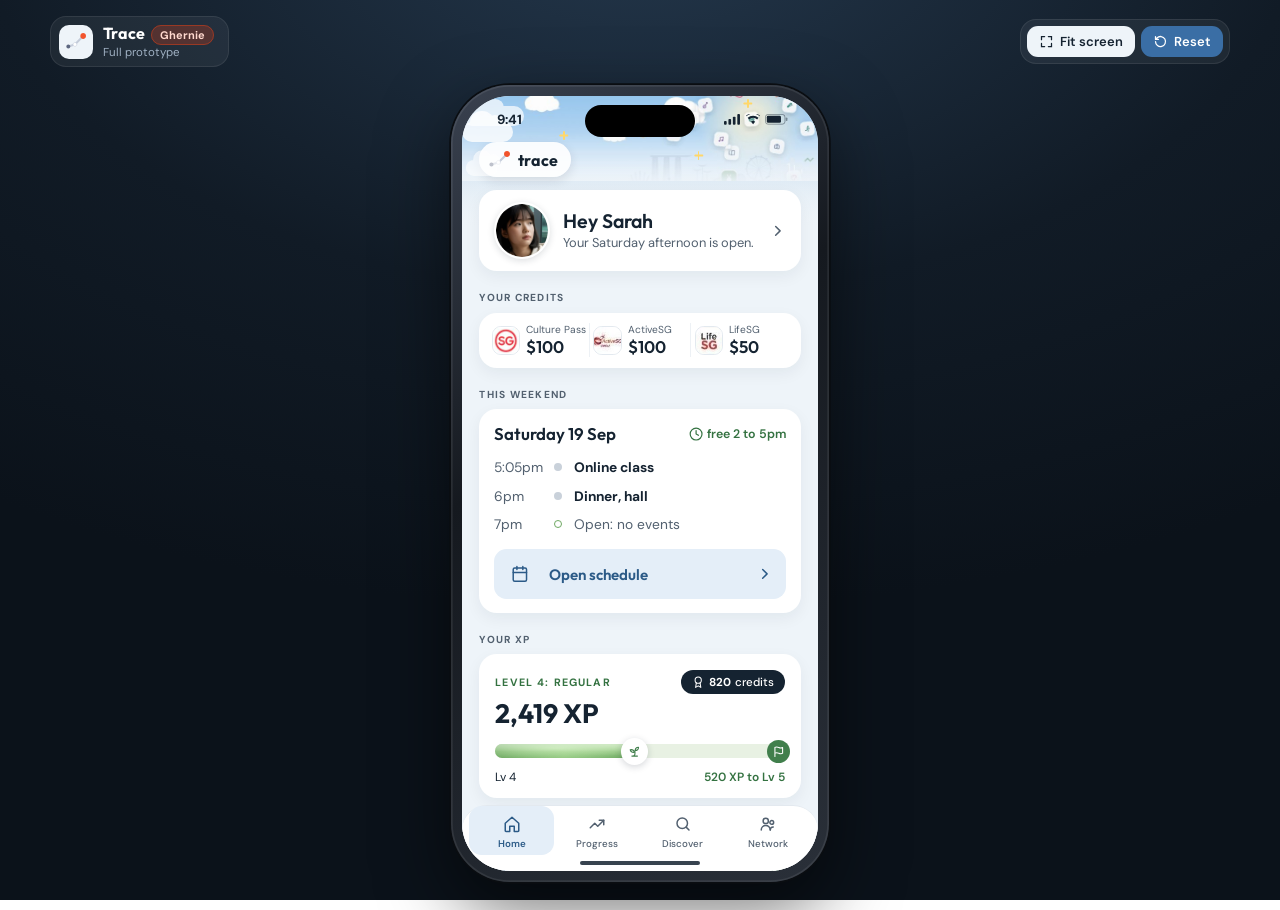
<file: index.html>
<!doctype html>
<html lang="en">
<head>
<meta charset="utf-8">
<meta name="viewport" content="width=device-width, initial-scale=1">
<title>Trace</title>
<meta name="description" content="Trace helps young people in Singapore restart hobbies they paused, and turns what they do into a record that counts.">
<meta property="og:type" content="website">
<meta property="og:site_name" content="Trace">
<meta property="og:title" content="Trace: restart your hobbies, keep the proof">
<meta property="og:description" content="Find a session that fits your free time, log your progress, and export a Skills Transcript. An IS211 prototype by G13T5.">
<meta property="og:url" content="https://trace.ghernie.com/">
<meta property="og:image" content="https://trace.ghernie.com/assets/og.png">
<meta property="og:image:width" content="1200">
<meta property="og:image:height" content="630">
<meta property="og:image:alt" content="The Trace app home screen beside the line: Restart your hobbies. Keep the proof.">
<meta name="twitter:card" content="summary_large_image">
<meta name="theme-color" content="#eef4f9">
<link rel="icon" href="assets/mark_lg.svg" type="image/svg+xml">
<script>
/* trace.ghernie.com opens the full app. */
location.replace('full/' + location.search + location.hash);   // keeps ?demo
</script>
<style>body{margin:0;background:#eef4f9;font:16px system-ui;color:#152331;display:flex;align-items:center;justify-content:center;height:100vh}</style>
</head>
<body><a href="full/">Open Trace</a></body>
</html>
</file>
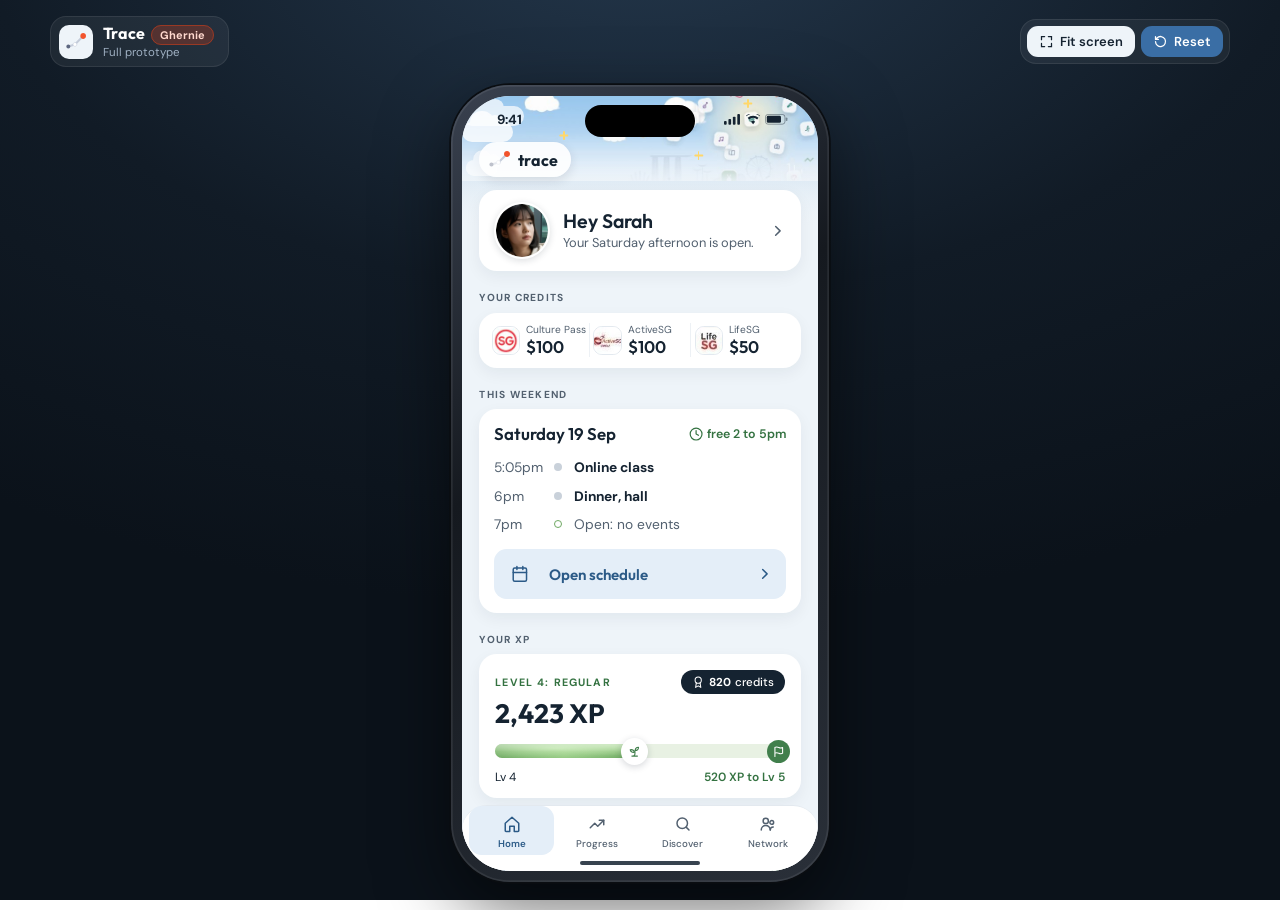
<file: full/index.html>
<!doctype html>
<html lang="en">
<head>
<meta charset="utf-8">
<script>/* clear old saved copies once per version so updates always show */
(function(){var V='20261104k';try{if(localStorage.getItem('trace-ver')!==V){localStorage.setItem('trace-ver',V);var done=function(){location.reload();};
var p=('caches' in window)?caches.keys().then(function(ks){return Promise.all(ks.map(function(k){return caches.delete(k);}));}):Promise.resolve();
p.then(function(){return navigator.serviceWorker?navigator.serviceWorker.getRegistrations():[];}).then(function(rs){return Promise.all((rs||[]).map(function(r){return r.update().catch(function(){});}));}).then(done,done);}}catch(e){}})();
</script>

<meta name="viewport" content="width=device-width, initial-scale=1, viewport-fit=cover, interactive-widget=resizes-content">
<title>Trace</title>
<meta name="description" content="Trace helps young people in Singapore restart hobbies they paused, and turns what they do into a record that counts.">
<meta property="og:type" content="website">
<meta property="og:site_name" content="Trace">
<meta property="og:title" content="Trace: restart your hobbies, keep the proof">
<meta property="og:description" content="Find a session that fits your free time, log your progress, and export a Skills Transcript. An IS211 prototype by G13T5.">
<meta property="og:url" content="https://trace.ghernie.com/">
<meta property="og:image" content="https://trace.ghernie.com/assets/og.png">
<meta property="og:image:width" content="1200">
<meta property="og:image:height" content="630">
<meta property="og:image:alt" content="The Trace app home screen beside the line: Restart your hobbies. Keep the proof.">
<meta name="twitter:card" content="summary_large_image">
<meta name="theme-color" content="#eef4f9">
<meta name="apple-mobile-web-app-capable" content="yes">
<meta name="mobile-web-app-capable" content="yes">
<meta name="apple-mobile-web-app-title" content="Trace">
<link rel="manifest" href="manifest.webmanifest">
<link rel="apple-touch-icon" href="../assets/icon-192.png">
<link rel="icon" href="../assets/mark_lg.svg" type="image/svg+xml">
<link rel="preconnect" href="https://fonts.googleapis.com">
<link rel="preconnect" href="https://fonts.gstatic.com" crossorigin>
<link href="https://fonts.googleapis.com/css2?family=DM+Sans:opsz,wght@9..40,400;9..40,500;9..40,600;9..40,700&family=Outfit:wght@600;700&family=Source+Serif+4:ital,opsz,wght@0,8..60,600;0,8..60,700;1,8..60,400&display=swap" rel="stylesheet">
<style>
:root{--ground:#eef4f9;--ink:#152331;--slate:#3f5570;--blue:#3a6ea5;--blue-ink:#2b5a87;--blue-soft:#e4eef8;--muted:#52606f;--z:1;--fit:1}
*{box-sizing:border-box;margin:0;padding:0}
html,body{background:var(--ground);-webkit-text-size-adjust:100%}
body{font-family:"DM Sans",system-ui,sans-serif;color:var(--ink);overscroll-behavior-y:none;-webkit-tap-highlight-color:transparent}
button{font:inherit;color:inherit;background:none;border:0;cursor:pointer}
img{display:block;-webkit-user-drag:none;user-select:none}
#app{width:402px;margin:0 auto;zoom:var(--z);background:var(--ground);min-height:calc(100vh / var(--z));position:relative;overflow:hidden}
.view{position:relative;width:402px;background:var(--ground)}
.view.in{animation:fadein .2s ease both}
@keyframes fadein{from{opacity:0}to{opacity:1}}
.view>img.base{position:absolute;left:0;top:0;width:402px}
.view>img.base.swap{animation:fadein .25s ease both}
.hdr{position:absolute;left:20px;top:52px;width:362px;height:40px;display:flex;align-items:center;justify-content:space-between;z-index:3;pointer-events:none}
.pill{display:flex;align-items:center;background:rgba(255,255,255,.88);border-radius:999px;white-space:nowrap;font-weight:600;color:var(--ink)}
.pill.logo{height:40px;gap:8px;padding:0 14px 0 10px;box-shadow:0 4px 12px rgba(21,35,49,.12)}
.pill.logo img{width:26px;height:22px}.pill.logo span{font-family:Outfit;font-weight:700;font-size:18px}
.pill.back{height:40px;gap:6px;padding:0 14px 0 10px;font-size:14px;box-shadow:0 4px 12px rgba(21,35,49,.12)}
.pill.back img{width:18px;height:18px}
.pill.where{padding:8px 12px;font-size:13px}
.hot{position:absolute;z-index:4;border-radius:10px;cursor:pointer}
.hot:active{background:rgba(21,35,49,.07)}
.debug .hot{outline:2px dashed #d23e1b;outline-offset:-2px;background:rgba(210,62,27,.08)}
.debug .w{outline:2px dashed #417f4c;outline-offset:1px}

/* ---------- interactive widgets (states drawn from the Figma components) ---------- */
.w{position:absolute;z-index:5;display:flex;align-items:center;justify-content:center;gap:6px;border-radius:999px;white-space:nowrap;cursor:pointer;
   transition:background-color .2s,border-color .2s,color .2s;user-select:none}
.w.ghost{background:transparent}
.w.chip{font-family:"DM Sans";font-weight:600;font-size:13px;border:1.5px solid #d9dde3;background:#fff;color:var(--ink)}
.w.chip.on{background:var(--ink);border-color:var(--ink);color:#fff}
.w.tog{background:#c9d3dd;justify-content:flex-start;padding:0 3px}
.w.tog i{width:22px;height:22px;border-radius:50%;background:#fff;box-shadow:0 1px 3px rgba(21,35,49,.2);transition:transform .2s ease}
.w.tog.on{background:#417f4c}.w.tog.on i{transform:translateX(18px)}
.w.act{font-family:Outfit;font-weight:600;font-size:13px;background:#e4eef8;border:1px solid #bfd3e8;box-shadow:0 2px 0 #c9daea;color:var(--blue-ink)}
.w.act.done,.w.sp.done{background:#e5f1df;border-color:#e5f1df;box-shadow:none;color:#347241}
.w.join{font-family:Outfit;font-weight:600;font-size:14px;background:var(--blue);border:1px solid #bfd3e8;box-shadow:0 2px 0 #c9daea;color:#fff}
.w.join.done{background:#417f4c;border-color:#417f4c;box-shadow:none}
.w.sp{font-family:Outfit;font-weight:600;font-size:15px;border-radius:14px}
.w.ghost.chip,.w.ghost.tog,.w.ghost.act,.w.ghost.join,.w.ghost.sp{background:transparent!important;border-color:transparent!important;box-shadow:none!important;color:transparent!important}
.w.ghost i,.w.ghost svg{opacity:0}
.w.compact{background:#fff;border-radius:0;box-shadow:0 3px 0 #fff;justify-content:flex-end}   /* hides the baked Connect button on the white card */
.cbadge{display:flex;align-items:center;justify-content:center;gap:4px;width:90px;height:22px;border-radius:999px;background:#e5f1df;color:#347241;font-family:Outfit;font-weight:600;font-size:12px;animation:fadein .2s ease both}
.w,.hot{outline:none}
.w:focus-visible,.hot:focus-visible{outline:2px solid #3a6ea5;outline-offset:2px}

/* ---------- bottom nav (same as the A/B app) ---------- */
#navwrap{position:fixed;left:0;right:0;bottom:0;z-index:20;pointer-events:none}
#nav{width:402px;margin:0 auto;zoom:var(--z);height:75px;position:relative}
.nav{position:absolute;left:0;right:0;bottom:0;height:75px;background:#fff;border-top:1px solid #e3e9ef;border-radius:28px 28px 0 0;display:flex;align-items:flex-start;padding:0 8px 18px;pointer-events:auto}
.tab{flex:1;height:100%;display:flex;flex-direction:column;align-items:center;gap:4px;padding:10px 0 6px;border-radius:14px;color:var(--muted);font-size:11px;font-weight:500}
.tab .ico{width:22px;height:22px;background:currentColor;-webkit-mask:var(--m) center/contain no-repeat;mask:var(--m) center/contain no-repeat}
.tab.on{background:var(--blue-soft);color:var(--blue-ink);font-weight:600}

/* ---------- overlays ---------- */
#ovl{position:fixed;inset:0;z-index:30;display:none}
#ovl.open{display:block}
.scrim{position:absolute;inset:0;background:rgba(21,35,49,.4);animation:fadein .2s ease both}
.sheetwrap{position:absolute;left:0;right:0;bottom:0;display:flex;justify-content:center;pointer-events:none}
.sheetbox{position:relative;width:402px;zoom:var(--z);overflow:hidden;pointer-events:auto;animation:sheetup .28s cubic-bezier(.2,.8,.2,1) both}
@keyframes sheetup{from{transform:translateY(60px);opacity:0}to{transform:none;opacity:1}}
.sheetbox>img{position:absolute;left:0;top:0;width:402px}

/* ================= DESKTOP: phone frame + control bar ================= */
#bar,#status,#homebar{display:none}
html.framed,html.framed body{background:radial-gradient(1200px 700px at 50% -10%,#24384d 0%,#111b26 55%,#0b121a 100%) fixed;min-height:100vh}
html.framed #stage{display:flex;flex-direction:column;align-items:center;gap:18px;padding:16px 16px 28px}
html.framed #bar{display:flex;flex-wrap:wrap;align-items:center;justify-content:space-between;gap:10px;color:#e8eef5;width:100%;max-width:1180px}
.grp{display:flex;align-items:center;gap:6px;background:rgba(255,255,255,.06);border:1px solid rgba(255,255,255,.08);border-radius:16px;padding:6px}
.brand{gap:10px;padding:6px 14px 6px 8px}
.brand .mk{width:34px;height:34px;border-radius:10px;background:#eef4f9;display:flex;align-items:center;justify-content:center}
.brand .mk img{width:22px;height:19px}
.brand b{font-family:Outfit;font-size:16px;font-weight:700;color:#fff}
.brand .tag{font-size:11px;font-weight:700;color:#ffd9cf;background:rgba(210,62,27,.28);border:1px solid rgba(210,62,27,.55);border-radius:999px;padding:2px 8px;margin-left:6px}
.brand small{display:block;font-size:11.5px;color:#9fb0c2;margin-top:1px}
.lbl{font-size:10.5px;font-weight:700;letter-spacing:1.2px;text-transform:uppercase;color:#8095aa;padding:0 6px 0 8px}
.bb{display:flex;align-items:center;gap:6px;font-size:13px;font-weight:600;color:#d7e1ec;padding:7px 12px;border-radius:11px;white-space:nowrap;text-decoration:none}
.bb:hover{background:rgba(255,255,255,.07)}
.bb.on{background:#eef4f9;color:#152331}
.bb.go{background:#3a6ea5;color:#fff}
.bb svg{width:15px;height:15px}
#pick{font:600 13px "DM Sans";color:#152331;background:#eef4f9;border:0;border-radius:11px;padding:7px 10px;max-width:230px}
html.framed #phone{zoom:var(--fit);width:426px;height:898px;padding:12px;border-radius:66px;background:linear-gradient(145deg,#3a4250,#15191f 40%,#2a3039);box-shadow:0 0 0 2px #0a0d11,0 30px 80px rgba(0,0,0,.55),inset 0 0 0 2px rgba(255,255,255,.08)}
html.framed #screen{position:relative;width:402px;height:874px;border-radius:54px;overflow:hidden;background:var(--ground);isolation:isolate}
html.framed #scroller{position:absolute;inset:0;overflow-y:auto;overflow-x:hidden;scrollbar-width:none;overscroll-behavior:contain}
html.framed #scroller::-webkit-scrollbar{display:none}
html.framed #app{min-height:874px}
html.framed #navwrap,html.framed #ovl{position:absolute}
html.framed #status{display:flex;position:absolute;left:0;right:0;top:0;height:50px;z-index:35;align-items:center;justify-content:space-between;padding:4px 34px 0 40px;font-weight:700;font-size:15px;color:#152331;pointer-events:none}
#status .isl{position:absolute;left:50%;top:11px;width:124px;height:36px;margin-left:-62px;background:#000;border-radius:20px}
#status .ic{display:flex;gap:6px;align-items:center}
html.framed #homebar{display:block;position:absolute;left:50%;bottom:7px;width:136px;height:5px;margin-left:-68px;border-radius:3px;background:#152331;opacity:.85;z-index:35;pointer-events:none}
</style>
<link rel="stylesheet" href="native.css?v=20261104k">
</head>
<body>
<div id="stage">
<header id="bar" aria-label="Prototype controls">
  <div class="grp brand"><div class="mk"><img src="../assets/mark_lg.svg" alt=""></div>
    <div><b>Trace</b><span class="tag">Ghernie</span><small>Full prototype</small></div></div>
  <select id="pick" aria-label="Jump to screen" hidden></select>
  <div class="grp">
    <button class="bb" id="bFit"><svg viewBox="0 0 24 24" fill="none" stroke="currentColor" stroke-width="2" stroke-linecap="round"><path d="M4 9V4h5M20 9V4h-5M4 15v5h5M20 15v5h-5"/></svg>Fit screen</button>
    <button class="bb go" id="bReset"><svg viewBox="0 0 24 24" fill="none" stroke="currentColor" stroke-width="2" stroke-linecap="round"><path d="M4 12a8 8 0 1 0 2.4-5.7L4 8.6M4 4v4.6h4.6"/></svg>Reset</button>
    </div>
</header>
<div id="phone"><div id="screen">
<div id="status" aria-hidden="true"><span>9:41</span><span class="isl"></span>
  <span class="ic"><svg width="18" height="12" viewBox="0 0 18 12"><rect x="0" y="8" width="3" height="4" rx="1" fill="#152331"/><rect x="5" y="5.5" width="3" height="6.5" rx="1" fill="#152331"/><rect x="10" y="3" width="3" height="9" rx="1" fill="#152331"/><rect x="15" y="0" width="3" height="12" rx="1" fill="#152331"/></svg>
  <svg width="16" height="12" viewBox="0 0 16 12"><path d="M8 11.5l2.3-2.7a3.3 3.3 0 0 0-4.6 0zM3.4 6.1a6.8 6.8 0 0 1 9.2 0l1.5-1.8a9.2 9.2 0 0 0-12.2 0zM.4 2.6a11 11 0 0 1 15.2 0L16 2.1A12 12 0 0 0 0 2.1z" fill="#152331"/></svg>
  <svg width="26" height="12" viewBox="0 0 26 12"><rect x=".5" y=".5" width="22" height="11" rx="3" fill="none" stroke="#152331" opacity=".45"/><rect x="2" y="2" width="16" height="8" rx="1.6" fill="#152331"/><rect x="23.5" y="4" width="1.8" height="4" rx=".9" fill="#152331" opacity=".45"/></svg></span></div>
<div id="scroller"><div id="app"></div></div>
<div id="navwrap"><div id="nav"><nav class="nav" aria-label="Main">
  <button class="tab" data-tab="h"><span class="ico" style="--m:url(../assets/n_home.svg)"></span>Home</button>
  <button class="tab" data-tab="p"><span class="ico" style="--m:url(../assets/n_prog.svg)"></span>Progress</button>
  <button class="tab" data-tab="d"><span class="ico" style="--m:url(../assets/n_disc.svg)"></span>Discover</button>
  <button class="tab" data-tab="w"><span class="ico" style="--m:url(../assets/n_net.svg)"></span>Network</button>
</nav></div></div>
<div id="ovl"></div>
<div id="homebar" aria-hidden="true"></div>
</div></div>
</div>
<script src="data.js?v=20261104k"></script>
<script src="native.js?v=20261104k"></script>
<script src="player.js?v=20261104k"></script>
<script src="appmode.js?v=20261104k"></script>
</body>
</html>
</file>
<file: full/native.css>
/* Trace native screens: Progress, Skills, Vault, Tailor, Portfolio. Built on the Trace 2.0 tokens. */
.nview{position:relative;width:402px;min-height:874px;background:var(--ground);padding-bottom:110px}
.nview *{box-sizing:border-box}
.nx-sky{position:absolute;left:0;top:0;width:402px;height:150px;background:url(../app/img/sky.jpg) top center/402px 96px no-repeat,linear-gradient(#d9e7f3 0,#d9e7f3 96px,var(--ground) 150px);pointer-events:none}
.nx-sky::after{content:"";position:absolute;left:0;right:0;top:70px;height:80px;background:linear-gradient(rgba(238,244,249,0),var(--ground))}
.nx-wrap{position:relative;padding:0 20px}
.nx-top{height:52px}
.nx-logo{display:inline-flex;align-items:center;gap:8px;height:40px;padding:0 14px 0 10px;background:rgba(255,255,255,.9);border-radius:999px;box-shadow:0 4px 12px rgba(21,35,49,.12);font-family:Outfit;font-weight:700;font-size:18px}
.nx-logo img{width:26px;height:22px}
.nx-back{display:inline-flex;align-items:center;gap:6px;height:40px;padding:0 16px 0 10px;background:#fff;border-radius:999px;box-shadow:0 4px 12px rgba(21,35,49,.12);font-weight:600;font-size:14px;color:var(--ink)}
.nx-back img{width:18px;height:18px}
.nx-hrow{display:flex;justify-content:space-between;align-items:center;height:40px}
.nx-where{background:rgba(255,255,255,.9);border-radius:999px;padding:7px 12px;font-size:13px;font-weight:600}
h1.nx-h1{font-family:Outfit;font-weight:700;font-size:30px;letter-spacing:-.3px;margin:18px 0 6px;color:var(--ink)}
.nx-sub{font-size:15px;color:#52606f;line-height:1.4;margin-bottom:14px}
.nx-label{font-size:11.5px;font-weight:700;letter-spacing:1.4px;text-transform:uppercase;color:#52606f;margin:22px 0 10px}
.nx-card{background:#fff;border-radius:20px;box-shadow:0 6px 18px rgba(21,35,49,.06);padding:16px}
.nx-card+.nx-card{margin-top:14px}
.nx-gap{height:14px}
.nx-row{display:flex;align-items:center;gap:12px}
.nx-sp{flex:1;min-width:0}
.nx-muted{color:#52606f;font-size:13px;line-height:1.4}
.nx-b{font-weight:700}
.nx-link{color:var(--blue-ink);font-weight:600;font-size:14px;display:inline-flex;align-items:center;gap:6px;cursor:pointer}
.nx-link svg{width:15px;height:15px}

/* segmented chips (Hobbies / Trace Skills / Trace Vault) */
.nx-seg{display:flex;gap:8px;margin:4px 0 14px;overflow-x:auto;scrollbar-width:none}
.nx-seg::-webkit-scrollbar{display:none}
.nx-pill{flex:none;height:38px;padding:0 16px;border-radius:999px;background:#fff;border:1.5px solid #d9dde3;font-weight:600;font-size:14px;color:var(--ink);display:inline-flex;align-items:center;gap:6px;transition:background .15s,color .15s}
.nx-pill.on{background:var(--ink);border-color:var(--ink);color:#fff}
.nx-pill.sm{height:32px;padding:0 12px;font-size:13px}
/* hobby tabs */
.nx-tabs{display:flex;background:#fff;border-radius:999px;padding:4px;box-shadow:0 4px 14px rgba(21,35,49,.06);margin:6px 0 14px}
.nx-tabs button{flex:1;height:42px;border-radius:999px;font-weight:600;font-size:15px;color:#3f5570;transition:background .2s,color .2s}
.nx-tabs button.on{background:var(--ink);color:#fff}

/* buttons */
.nx-btn{width:100%;height:52px;border-radius:14px;background:var(--blue);color:#fff;font-family:Outfit;font-weight:600;font-size:17px;display:flex;align-items:center;justify-content:center;gap:10px;box-shadow:0 3px 0 #2b5a87;transition:transform .08s,opacity .2s}
.nx-btn:active{transform:translateY(2px);box-shadow:0 1px 0 #2b5a87}
.nx-btn.ghost{background:#fff;color:var(--ink);border:1.5px solid #c9d6e3;box-shadow:0 2px 0 #d7e2ec}
.nx-btn.green{background:#417f4c;box-shadow:0 3px 0 #2f6239}
.nx-btn.sm{height:44px;font-size:15px;border-radius:12px}
.nx-btn[disabled]{opacity:.45;pointer-events:none}
.nx-btn svg{width:18px;height:18px}
.nx-btns{display:flex;gap:10px;margin-top:12px}
.nx-btns>*{flex:1}
.nx-mini{height:34px;padding:0 14px;border-radius:999px;background:#e4eef8;border:1px solid #bfd3e8;box-shadow:0 2px 0 #c9daea;color:var(--blue-ink);font-family:Outfit;font-weight:600;font-size:13.5px;display:inline-flex;align-items:center;gap:6px;white-space:nowrap}
.nx-mini.done{background:#e5f1df;border-color:#e5f1df;box-shadow:none;color:#347241}
.nx-tag{display:inline-flex;align-items:center;gap:5px;padding:4px 10px;border-radius:999px;font-size:12px;font-weight:600;background:#e4eef8;color:#2b5a87;white-space:nowrap}
.nx-tag.green{background:#e5f1df;color:#347241}
.nx-tag.amber{background:#fff4d6;color:#8a5a00}
.nx-tag.dark{background:var(--ink);color:#fff}
.nx-tag.grey{background:#eef1f4;color:#52606f}
.nx-tag svg{width:12px;height:12px}

/* toggle */
.nx-tog{flex:none;width:46px;height:28px;border-radius:999px;background:#c9d3dd;position:relative;transition:background .2s}
.nx-tog i{position:absolute;left:3px;top:3px;width:22px;height:22px;border-radius:50%;background:#fff;box-shadow:0 1px 3px rgba(21,35,49,.2);transition:transform .2s}
.nx-tog.on{background:#417f4c}.nx-tog.on i{transform:translateX(18px)}

/* list */
.nx-list{background:#fff;border-radius:20px;box-shadow:0 6px 18px rgba(21,35,49,.06);overflow:hidden}
.nx-li{display:flex;align-items:center;gap:12px;padding:14px 16px;border-top:1px solid #edf1f5;width:100%;text-align:left}
.nx-li:first-child{border-top:0}
.nx-li .t{font-weight:600;font-size:16px;color:var(--ink)}
.nx-li .s{font-size:13px;color:#52606f;margin-top:2px;line-height:1.35}
.nx-ico{flex:none;width:40px;height:40px;border-radius:12px;background:#e4eef8;color:var(--blue-ink);display:flex;align-items:center;justify-content:center}
.nx-ico.green{background:#e5f1df;color:#347241}
.nx-ico svg{width:20px;height:20px}
.nx-chev{width:18px;height:18px;color:#8b98a6;flex:none}
.nx-ava{flex:none;width:44px;height:44px;border-radius:50%;object-fit:cover;background:#dfe7ef}

/* Progress: hobbies grid */
.nx-cat{font-size:11.5px;font-weight:700;letter-spacing:1.4px;color:#52606f;margin:6px 0 8px}
.nx-hgrid{display:grid;grid-template-columns:repeat(3,1fr);gap:8px 6px;margin-bottom:10px}
.nx-hob{display:flex;flex-direction:column;align-items:center;gap:4px;padding:4px 0;border-radius:14px;text-align:center}
.nx-hob:active{background:#f1f5f9}
.nx-ring{position:relative;width:52px;height:52px;border-radius:50%;display:flex;align-items:center;justify-content:center}
.nx-ring .in{width:44px;height:44px;border-radius:50%;background:#e9eff5;display:flex;align-items:center;justify-content:center;color:#3f5570}
.nx-ring .in svg{width:22px;height:22px}
.nx-ring .lv{position:absolute;right:-6px;bottom:-4px;background:#417f4c;color:#fff;font-family:Outfit;font-weight:700;font-size:11px;padding:2px 6px;border-radius:999px;border:2px solid #fff}
.nx-ring.add{background:none;border:2px dashed #c3ccd6}
.nx-ring.add .in{background:none}
.nx-ring.sug{border:2px dashed #f0b3a1}
.nx-hob b{font-size:13.5px;font-weight:700;color:var(--ink)}
.nx-hob small{font-size:12px;color:#6a7683}
.nx-hob small.sugg{color:#2b5a87;font-weight:600}
.nx-ai{border-radius:20px;padding:2px;background:linear-gradient(135deg,#bfe0c4,#c6d9ef 50%,#2a3b4d)}
.nx-ai>div{background:#fff;border-radius:18px;padding:16px}
.nx-ai .kick{font-size:11.5px;font-weight:700;letter-spacing:1.2px;color:#3f5570}
.nx-mark{flex:none;width:38px;height:38px;border-radius:50%;background:#fff;border:1px solid #e3e9ef;display:flex;align-items:center;justify-content:center}
.nx-mark img{width:22px;height:19px}

/* radar */
.nx-radar{display:block;margin:0 auto}
.nx-radar text{font:600 12px "DM Sans";fill:#152331}
.nx-hchips{display:flex;justify-content:center;gap:6px;flex-wrap:wrap;margin-top:6px}
.nx-hchip{display:inline-flex;align-items:center;gap:5px;padding:5px 10px;border-radius:999px;background:#e4eef8;color:#2b5a87;font-size:12.5px;font-weight:600;transition:opacity .2s,background .2s}
.nx-hchip.off{background:#eef1f4;color:#8b98a6;text-decoration:line-through}
.nx-hchip svg{width:13px;height:13px}
.nx-insight{display:flex;gap:10px;background:#e4eef8;border-radius:14px;padding:12px 14px;font-size:14px;color:#2a3d52;line-height:1.4;margin-top:12px}
.nx-insight svg{flex:none;width:16px;height:16px;margin-top:2px;color:#2b5a87}
/* matrix */
.nx-skill{padding:14px 16px;border-top:1px solid #edf1f5;width:100%;text-align:left;display:block}
.nx-skill:first-child{border-top:0}
.nx-skill .r1,.nx-skill .r2{display:flex;align-items:center;justify-content:space-between;gap:10px}
.nx-skill .r2{margin-top:6px}
.nx-skill .nm{font-weight:700;font-size:16px}
.nx-bars{display:flex;align-items:center;gap:4px;font-size:13px;color:#3f5570}
.nx-bars i{width:20px;height:5px;border-radius:3px;background:#e1e6ec}
.nx-bars i.on{background:#6ea862}
.nx-bars span{margin-left:6px;width:64px}
.nx-ev{margin-top:10px;display:none;border-left:2px solid #d7e5d2;padding-left:10px}
.nx-skill.open .nx-ev{display:block;animation:fadein .2s}
.nx-ev div{font-size:13px;color:#3f5570;padding:3px 0}
.nx-sel{appearance:none;-webkit-appearance:none;height:32px;border-radius:999px;border:1.5px solid #c9d6e3;background:#fff url("data:image/svg+xml,%3Csvg xmlns='http://www.w3.org/2000/svg' width='12' height='12' viewBox='0 0 24 24' fill='none' stroke='%232b5a87' stroke-width='3' stroke-linecap='round'%3E%3Cpath d='M6 9l6 6 6-6'/%3E%3C/svg%3E") right 10px center no-repeat;padding:0 30px 0 12px;font:600 13px "DM Sans";color:#2b5a87}

/* vault grid */
.nx-chips{display:flex;gap:8px;overflow-x:auto;margin:0 -20px 14px;padding:0 20px;scrollbar-width:none}
.nx-chips::-webkit-scrollbar{display:none}
.nx-grid{display:grid;grid-template-columns:repeat(3,1fr);gap:10px}
.nx-tile{position:relative;background:#fff;border-radius:14px;overflow:hidden;box-shadow:0 4px 12px rgba(21,35,49,.06);text-align:center;animation:fadein .25s}
.nx-tile .th{position:relative;width:100%;aspect-ratio:114/113;background:#dfe7ef center/cover no-repeat;display:flex;align-items:center;justify-content:center;color:#3f5570}
.nx-tile .th svg.big{width:34px;height:34px}
.nx-tile .nm{font-size:12px;font-weight:500;padding:6px 6px 8px;white-space:nowrap;overflow:hidden;text-overflow:ellipsis}
.nx-tile .ok{position:absolute;left:6px;top:6px;width:20px;height:20px;border-radius:50%;background:#417f4c;color:#fff;display:flex;align-items:center;justify-content:center;border:2px solid #fff}
.nx-tile .ok svg{width:11px;height:11px}
.nx-tile .menu{position:absolute;right:6px;top:6px;width:26px;height:26px;border-radius:50%;background:rgba(255,255,255,.92);display:flex;align-items:center;justify-content:center}
.nx-tile .menu svg{width:15px;height:15px}
.nx-tile .newdot{position:absolute;right:6px;bottom:6px;background:#d23e1b;color:#fff;font-size:10px;font-weight:700;padding:2px 6px;border-radius:999px}
.nx-tile .pg{position:absolute;left:8px;right:8px;bottom:8px;height:5px;border-radius:3px;background:rgba(255,255,255,.7);overflow:hidden}
.nx-tile .pg i{display:block;height:100%;background:#6ea862;transition:width .2s linear}
.nx-tile .pct{position:absolute;left:6px;top:6px;background:rgba(21,35,49,.75);color:#fff;font-size:11px;font-weight:700;padding:2px 6px;border-radius:999px}
.nx-tile.fail .th{filter:grayscale(.6) brightness(.8)}
.nx-tile .x{position:absolute;left:6px;top:6px;width:22px;height:22px;border-radius:50%;background:#b3261e;color:#fff;display:flex;align-items:center;justify-content:center}
.nx-tile .x svg{width:12px;height:12px}
.nx-more{border:2px dashed #c3ccd6;background:transparent;box-shadow:none;display:flex;flex-direction:column;align-items:center;justify-content:center;gap:4px;min-height:140px;border-radius:14px;color:#3f5570}
.nx-more b{font-family:Outfit;font-size:20px}
.nx-more small{font-size:12.5px;color:#52606f}
.nx-act2{display:flex;background:#fff;border-radius:20px;box-shadow:0 6px 18px rgba(21,35,49,.06);margin-top:14px}
.nx-act2 button{flex:1;display:flex;align-items:center;gap:10px;padding:16px 14px;text-align:left}
.nx-act2 button+button{border-left:1px solid #edf1f5}
.nx-act2 .t{font-weight:600;font-size:15.5px}
.nx-act2 .s{font-size:12.5px;color:#52606f;margin-top:2px}
.nx-upcard .bar{height:8px;border-radius:4px;background:#e1e6ec;overflow:hidden;margin:12px 0}
.nx-upcard .bar i{display:block;height:100%;background:#6ea862;transition:width .25s}
.nx-alert{display:flex;gap:10px;align-items:flex-start;border-radius:14px;padding:12px 14px;font-size:14px;line-height:1.4}
.nx-alert.red{background:#fbe9e7;color:#8e1f14}
.nx-alert.green{background:#e5f1df;color:#2f5b33}
.nx-alert.blue{background:#e4eef8;color:#2a3d52}
.nx-alert svg{flex:none;width:17px;height:17px;margin-top:1px}
.nx-alert a,.nx-alert button.u{text-decoration:underline;font-weight:700;color:inherit;margin-left:auto}
.nx-pop{position:absolute;z-index:8;right:0;top:34px;width:200px;background:#fff;border-radius:14px;box-shadow:0 12px 30px rgba(21,35,49,.2);padding:4px;text-align:left;animation:fadein .15s}
.nx-pop button{display:flex;align-items:center;gap:10px;width:100%;padding:11px 12px;font-size:14.5px;font-weight:600;border-radius:10px}
.nx-pop button:active{background:#f1f5f9}
.nx-pop button.red{color:#b3261e}
.nx-pop svg{width:16px;height:16px}

/* hobby header */
.nx-hhead{position:relative;height:182px;background:center top/402px 182px no-repeat}
.nx-hhead .back{position:absolute;left:20px;top:52px}
.nx-hhead .ring{position:absolute;left:20px;top:104px;width:66px;height:66px;border-radius:50%;display:flex;align-items:center;justify-content:center}
.nx-hhead .ring .in{width:54px;height:54px;border-radius:50%;background:#fff;display:flex;align-items:center;justify-content:center;color:var(--ink)}
.nx-hhead .ring .in svg{width:26px;height:26px}
.nx-hhead .ring .lv{position:absolute;right:-8px;top:-6px;background:var(--ink);color:#fff;font-family:Outfit;font-weight:700;font-size:12px;padding:2px 7px;border-radius:999px;border:2px solid #fff}
.nx-hhead .ttl{position:absolute;left:92px;top:106px;min-width:176px;padding:4px 14px 6px 12px;border-radius:14px;background:rgba(244,248,251,.97);box-shadow:0 2px 10px rgba(21,35,49,.04)}
.nx-hhead .ttl b{display:block;font-family:Outfit;font-weight:700;font-size:30px;line-height:1.15;letter-spacing:-.3px}
.nx-hhead .ttl span{font-size:14.5px;font-weight:500;color:#3f5570}
.nx-hhead.plain{background:url(../app/img/sky.jpg) top center/402px 96px no-repeat,linear-gradient(#d9e7f3 0,#d9e7f3 96px,#dfeadc 182px)}

/* log session */
.nx-seg2{display:flex;background:#e9eef3;border-radius:999px;padding:3px;margin:12px 0}
.nx-seg2 button{flex:1;height:38px;border-radius:999px;font-weight:600;font-size:14px;color:#3f5570}
.nx-seg2 button.on{background:var(--ink);color:#fff}
.nx-field{display:block;width:100%;border:1.5px solid #d9dde3;background:#fff;border-radius:14px;padding:12px 14px;font:500 15px "DM Sans";color:var(--ink);outline:none}
.nx-field:focus{border-color:var(--blue)}
textarea.nx-field{resize:none;line-height:1.4}
.nx-flabel{font-size:11.5px;font-weight:700;letter-spacing:1.3px;color:#52606f;margin:16px 0 8px;text-transform:uppercase}
.nx-opts{display:flex;flex-wrap:wrap;gap:8px}

/* journey */
.nx-xp{font-family:Outfit;font-weight:700;font-size:28px}
.nx-xp small{font-family:"DM Sans";font-weight:500;font-size:14px;color:#52606f}
.nx-journey{display:block;margin:6px auto 0;overflow:visible}
.nx-journey text{font:600 11px "DM Sans";fill:#152331}
.nx-journey text.s{font-weight:400;font-size:10px;fill:#52606f}
.nx-journey text.f{fill:#7d8a97}
.nx-wave{position:relative;height:16px;border-radius:8px;background:#e8f1e3;overflow:visible;margin-top:8px}
.nx-wave>i{position:absolute;left:0;top:0;bottom:0;border-radius:8px;background:linear-gradient(90deg,#8fbf7f,#6ea862);transition:width .9s cubic-bezier(.2,.8,.2,1)}
.nx-wave>b{position:absolute;top:0;bottom:0;background:repeating-linear-gradient(90deg,#f4c84a 0 3px,transparent 3px 6px);border-radius:3px;transition:left .9s,width .5s}
.nx-wave>em{position:absolute;top:50%;width:30px;height:30px;margin:-15px 0 0 -15px;border-radius:50%;background:#fff;box-shadow:0 2px 8px rgba(21,35,49,.18);display:flex;align-items:center;justify-content:center;color:#417f4c;transition:left .9s cubic-bezier(.2,.8,.2,1)}
.nx-wave>em svg{width:15px;height:15px}
.nx-streak{display:flex;gap:16px;align-items:center;margin-top:12px}
.nx-donut{flex:none;width:86px;height:86px;border-radius:50%;display:flex;align-items:center;justify-content:center;transition:background .6s}
.nx-donut>div{width:62px;height:62px;border-radius:50%;background:#fff;display:flex;flex-direction:column;align-items:center;justify-content:center;line-height:1}
.nx-donut b{font-family:Outfit;font-size:24px}.nx-donut small{font-size:11px;color:#52606f;margin-top:2px}
.nx-weeks{display:flex;gap:6px;margin:10px 0 6px}
.nx-weeks i{flex:1;height:6px;border-radius:3px;background:#e1ecdb}
.nx-weeks i.on{background:#6ea862}
.nx-badges{display:grid;grid-template-columns:repeat(4,1fr);gap:4px;text-align:center}
.nx-badge{display:flex;flex-direction:column;align-items:center;gap:5px;padding:4px 2px;border-radius:12px}
.nx-badge .bi{width:54px;height:54px;border-radius:16px;background:#e5f1df;color:#2f6239;display:flex;align-items:center;justify-content:center;transition:all .3s}
.nx-badge .bi svg{width:26px;height:26px}
.nx-badge.lock .bi{background:transparent;border:2px dashed #c3ccd6;color:#8b98a6}
.nx-badge b{font-size:12.5px}
.nx-badge small{font-size:11px;color:#52606f;line-height:1.3}
.nx-badge.pop .bi{animation:pop .6s}
@keyframes pop{0%{transform:scale(.6)}60%{transform:scale(1.15)}100%{transform:scale(1)}}

/* review & share */
.nx-thumbs{display:flex;gap:8px;margin:12px 0}
.nx-thumbs button{position:relative;width:56px;height:56px;border-radius:10px;background:#dfe7ef center/cover;outline:2.5px solid transparent;outline-offset:1px;transition:opacity .2s}
.nx-thumbs button.on{outline-color:var(--ink)}
.nx-thumbs button:not(.on){opacity:.4}
.nx-thumbs button i{position:absolute;right:-5px;top:-5px;width:18px;height:18px;border-radius:50%;background:var(--ink);color:#fff;display:flex;align-items:center;justify-content:center}
.nx-thumbs button:not(.on) i{display:none}
.nx-thumbs i svg{width:10px;height:10px}
.nx-dest{display:flex;align-items:center;gap:12px;padding:12px 0;border-top:1px solid #edf1f5}
.nx-dest .lg{flex:none;width:42px;height:42px;border-radius:12px;border:1px solid #e3e9ef;display:flex;align-items:center;justify-content:center}
.nx-dest .lg svg,.nx-dest .lg img{width:24px;height:24px}

/* tailor chat */
.nx-chat{display:flex;flex-direction:column;gap:12px;padding-top:8px}
.nx-msg{display:flex;gap:10px;align-items:flex-start;animation:msgin .25s ease both}
@keyframes msgin{from{opacity:0;transform:translateY(8px)}to{opacity:1;transform:none}}
.nx-msg .bub{background:#fff;border-radius:18px;padding:12px 14px;font-size:15px;line-height:1.45;box-shadow:0 4px 12px rgba(21,35,49,.05);max-width:288px}
.nx-msg.me{justify-content:flex-end}
.nx-msg.me .bub{background:var(--ink);color:#fff;border-radius:18px 18px 4px 18px}
.nx-qr{display:flex;flex-wrap:wrap;gap:8px;padding-left:48px;animation:msgin .25s ease both}
.nx-qr button{height:38px;padding:0 14px;border-radius:999px;background:#fff;border:1.5px solid #d9dde3;font-weight:600;font-size:14px}
.nx-qr button:active{background:#f1f5f9}
.nx-typing{display:inline-flex;gap:4px;padding:4px 2px}
.nx-typing i{width:7px;height:7px;border-radius:50%;background:#9aa7b4;animation:blink 1s infinite}
.nx-typing i:nth-child(2){animation-delay:.15s}.nx-typing i:nth-child(3){animation-delay:.3s}
@keyframes blink{0%,80%,100%{opacity:.3}40%{opacity:1}}
.nx-compose{position:sticky;bottom:86px;display:flex;gap:10px;margin-top:16px;z-index:4}
.nx-compose input{flex:1;height:50px;border-radius:999px;border:0;background:#fff;padding:0 18px;font:500 15px "DM Sans";box-shadow:0 4px 14px rgba(21,35,49,.08);outline:none}
.nx-compose button{flex:none;width:50px;height:50px;border-radius:50%;background:var(--ink);color:#fff;display:flex;align-items:center;justify-content:center}
.nx-compose button svg{width:20px;height:20px}
.nx-check{display:flex;gap:8px;align-items:center;font-size:14px;padding:3px 0}
.nx-check svg{width:15px;height:15px;color:#417f4c}

/* portfolio */
.nx-stats{display:flex;justify-content:space-between;margin:14px 0 12px;padding-bottom:12px;border-bottom:1px solid #edf1f5}
.nx-stats div{display:flex;flex-direction:column}
.nx-stats b{font-family:Outfit;font-weight:500;font-size:26px}
.nx-stats small{font-size:12px;color:#52606f}
.nx-works{display:flex;gap:10px;overflow-x:auto;margin:0 -20px;padding:2px 20px 4px;scrollbar-width:none}
.nx-works::-webkit-scrollbar{display:none}
.nx-works>*{flex:none;width:114px;height:114px;border-radius:14px;background:#dfe7ef center/cover}
.nx-works .add{border:2px dashed #c3ccd6;background:none;display:flex;flex-direction:column;align-items:center;justify-content:center;color:#3f5570;font-weight:600;font-size:13px;gap:4px}
.nx-works .add svg{width:22px;height:22px}
.nx-linkbox{display:flex;align-items:center;justify-content:space-between;background:#f1f5f9;border-radius:12px;padding:12px 14px;margin-top:12px;font-size:14px;color:#3f5570}

/* transcript document */
.nx-doc{background:#fff;border-radius:6px;box-shadow:0 10px 30px rgba(21,35,49,.14);padding:22px 20px;font-size:12px;color:#152331;line-height:1.45}
.nx-doc h2{font-family:Outfit;font-size:20px;margin:0}
.nx-doc h3{font-size:10px;letter-spacing:1.3px;text-transform:uppercase;color:#52606f;margin:16px 0 6px;border-bottom:1px solid #e3e9ef;padding-bottom:4px}
.nx-doc table{width:100%;border-collapse:collapse}
.nx-doc td,.nx-doc th{text-align:left;padding:5px 4px;border-bottom:1px solid #f0f3f6;vertical-align:top}
.nx-doc th{font-size:10px;color:#52606f;font-weight:600}
.nx-doc .imgs{display:grid;grid-template-columns:repeat(3,1fr);gap:6px}
.nx-doc .imgs div{aspect-ratio:1;border-radius:4px;background:#dfe7ef center/cover}
.nx-doc q{display:block;font-style:italic;color:#3f5570;margin:4px 0 2px}
.nx-doc .foot{margin-top:16px;padding-top:8px;border-top:1px solid #e3e9ef;font-size:10px;color:#6a7683;display:flex;justify-content:space-between}

/* sheets */
#nsheet{position:fixed;inset:0;z-index:31;display:none}
#nsheet.open{display:block}
html.framed #nsheet{position:absolute}
#nsheet .scrim{position:absolute;inset:0;background:rgba(21,35,49,.42);animation:fadein .2s}
#nsheet .wrap{position:absolute;left:0;right:0;bottom:0;display:flex;justify-content:center;pointer-events:none}
#nsheet .sh{pointer-events:auto;width:402px;zoom:var(--z);max-height:780px;overflow-y:auto;background:#fff;border-radius:28px 28px 0 0;padding:10px 20px 26px;animation:sheetup .28s cubic-bezier(.2,.8,.2,1) both;scrollbar-width:none}
#nsheet .sh::-webkit-scrollbar{display:none}
#nsheet .grab{width:40px;height:4px;border-radius:2px;background:#d6dde4;margin:0 auto 18px}
#nsheet h3{font-family:Outfit;font-weight:600;font-size:23px;margin-bottom:6px}
.nx-radio{display:flex;align-items:center;gap:14px;width:100%;text-align:left;border:1.5px solid #e3e9ef;border-radius:16px;padding:12px 14px;margin-top:10px;transition:border-color .15s}
.nx-radio.on{border-color:var(--ink);border-width:2px}
.nx-radio .dot{flex:none;width:22px;height:22px;border-radius:50%;border:2px solid #c3ccd6;display:flex;align-items:center;justify-content:center}
.nx-radio.on .dot{border-color:var(--ink)}
.nx-radio.on .dot::after{content:"";width:11px;height:11px;border-radius:50%;background:var(--ink)}
.nx-radio .t{font-weight:600;font-size:15.5px}
.nx-radio .s{font-size:13px;color:#52606f;margin-top:2px}
.nx-big{width:100%;border-radius:16px;background:#dfe7ef center/cover;aspect-ratio:4/3;margin-bottom:14px;display:flex;align-items:center;justify-content:center;color:#3f5570;overflow:hidden}
.nx-big video{width:100%;height:100%;object-fit:cover}
.nx-big svg{width:56px;height:56px}
.nx-celebrate{text-align:center;padding:8px 0 4px}
.nx-celebrate .medal{width:96px;height:96px;margin:6px auto 12px;border-radius:50%;background:radial-gradient(circle at 30% 30%,#9ed08b,#417f4c);color:#fff;display:flex;align-items:center;justify-content:center;font-family:Outfit;font-weight:700;font-size:34px;box-shadow:0 10px 30px rgba(65,127,76,.35);animation:pop .7s}
.nx-confetti{position:absolute;inset:0;pointer-events:none;overflow:hidden}
.nx-confetti i{position:absolute;top:-12px;width:8px;height:12px;border-radius:2px;animation:fall 1.8s ease-in forwards}
@keyframes fall{to{transform:translateY(520px) rotate(540deg);opacity:0}}
#ntoast{position:fixed;left:0;right:0;bottom:96px;z-index:40;display:flex;justify-content:center;pointer-events:none}
html.framed #ntoast{position:absolute}
#ntoast div{zoom:var(--z);max-width:360px;background:var(--ink);color:#fff;font-size:14px;font-weight:500;padding:12px 16px;border-radius:14px;box-shadow:0 10px 24px rgba(0,0,0,.25);display:flex;align-items:center;gap:10px;animation:toast 2.6s ease both}
#ntoast svg{flex:none;width:16px;height:16px;color:#9ed08b}
@keyframes toast{0%{opacity:0;transform:translateY(12px)}8%,85%{opacity:1;transform:none}100%{opacity:0;transform:translateY(6px)}}
.nx-count{display:inline-block;min-width:1ch}
.nx-hide{display:none!important}
.nx-spin{width:18px;height:18px;border-radius:50%;border:2.5px solid rgba(255,255,255,.4);border-top-color:#fff;animation:spin .8s linear infinite}
@keyframes spin{to{transform:rotate(360deg)}}

/* print: only the transcript */
#printdoc{display:none}
@media print{
  @page{size:A4;margin:14mm}
  body>*:not(#printdoc){display:none!important}
  html,body{background:#fff!important}
  #printdoc{display:block!important}
  #printdoc .nx-doc{box-shadow:none;border-radius:0;padding:0;font-size:12.5px}
  #printdoc .nx-doc .imgs div{-webkit-print-color-adjust:exact;print-color-adjust:exact}
}
#nsheet.open ~ #ntoast{bottom:auto;top:56px}
.nx-tile{overflow:visible}
.nx-tile .th{border-radius:14px 14px 0 0;overflow:hidden}
.nx-tile:has(.nx-pop){z-index:9}
.nx-grid>.nx-tile:nth-child(3n+1) .nx-pop{left:0;right:auto}
.nx-grid>.nx-tile:nth-child(3n+2) .nx-pop{left:50%;right:auto;transform:translateX(-50%)}

/* ===== phone app mode (no desktop frame) ===== */
#mfab{display:none}
html:not(.framed):not(.appmode):not(.fabhidden) #mfab{display:flex;position:fixed;right:10px;top:calc(8px + env(safe-area-inset-top));z-index:45;gap:4px;align-items:center;padding:4px;border-radius:999px;background:rgba(21,35,49,.82);backdrop-filter:blur(8px);-webkit-backdrop-filter:blur(8px);box-shadow:0 6px 18px rgba(0,0,0,.25)}
#mfab button{display:flex;align-items:center;justify-content:center;gap:6px;color:#fff;font:600 13px "DM Sans",system-ui;height:34px;border-radius:999px}
#mfab .mf-go{padding:0 12px 0 10px;background:#3a6ea5}
#mfab .mf-ic{width:34px}
#mfab button[hidden]{display:none}
#mfab svg{width:16px;height:16px}
html.appmode #status{display:none}
html.appmode #status .isl{display:none}
html.appmode,html.appmode body{background:var(--ground);overscroll-behavior:none}
html:not(.framed) #navwrap{padding-bottom:env(safe-area-inset-bottom)}
html:not(.framed) #navwrap::after{content:"";position:absolute;left:0;right:0;bottom:0;height:env(safe-area-inset-bottom);background:#fff}
html:not(.framed) #app{min-height:calc(100dvh / var(--z))}

/* ================= MOTION ================= */
@property --p{syntax:'<number>';inherits:false;initial-value:0}
.cg{background:conic-gradient(var(--rc) calc(var(--p)*1turn), var(--rt) 0);transition:--p .9s cubic-bezier(.2,.8,.2,1)}
.nview.in .cg{animation:cgfill 1.1s cubic-bezier(.2,.8,.2,1) .15s both}
@keyframes cgfill{from{--p:0}}

/* entrance */
.nview.in .rise{animation:rise .55s cubic-bezier(.2,.8,.2,1) both;animation-delay:var(--d,0ms)}
@keyframes rise{from{opacity:0;transform:translateY(14px)}to{opacity:1;transform:none}}

/* sky: clouds, bobbing tiles, twinkles */
.nx-deco{position:absolute;left:0;top:0;width:402px;height:182px;pointer-events:none;overflow:hidden;z-index:0}
.nx-hhead .nx-deco{z-index:1}
.nx-hhead>.back,.nx-hhead>.ring,.nx-hhead>.ttl{z-index:2}
.nx-wrap{z-index:1}
.nx-cloud{position:absolute;height:22px;border-radius:22px;background:#fff;opacity:.8;filter:blur(.3px);animation:drift linear infinite}
.nx-cloud::before,.nx-cloud::after{content:"";position:absolute;background:#fff;border-radius:50%}
.nx-cloud::before{width:26px;height:26px;left:10px;top:-13px}
.nx-cloud::after{width:20px;height:20px;left:28px;top:-8px}
.nx-cloud.c1{width:58px;top:30px;animation-duration:46s;animation-delay:-12s}
.nx-cloud.c2{width:44px;top:70px;opacity:.6;transform:scale(.8);animation-duration:62s;animation-delay:-40s}
.nx-cloud.c3{width:70px;top:12px;opacity:.7;animation-duration:78s;animation-delay:-5s}
@keyframes drift{from{left:-90px}to{left:430px}}
.nx-float{position:absolute;width:48px;height:48px;border-radius:13px;background:#fff;box-shadow:0 6px 14px rgba(21,35,49,.16);display:flex;align-items:center;justify-content:center;color:#152331;transform:rotate(var(--r));animation:bob 4.2s ease-in-out infinite}
.nx-float svg{width:24px;height:24px}
@keyframes bob{0%,100%{transform:translateY(0) rotate(var(--r))}50%{transform:translateY(-6px) rotate(calc(var(--r) * -0.4))}}
.nx-mini-tile{position:absolute;width:22px;height:22px;border-radius:6px;background:rgba(255,255,255,.95);box-shadow:0 2px 6px rgba(21,35,49,.12);display:flex;align-items:center;justify-content:center;color:#5d6b8a;animation:bobsm 5s ease-in-out infinite}
.nx-mini-tile svg{width:12px;height:12px}
@keyframes bobsm{0%,100%{transform:translate(0,0) rotate(-6deg)}33%{transform:translate(3px,-5px) rotate(4deg)}66%{transform:translate(-2px,-2px) rotate(-2deg)}}
.nx-twinkle{position:absolute;width:10px;height:10px;animation:twinkle 2.6s ease-in-out infinite}
.nx-twinkle::before,.nx-twinkle::after{content:"";position:absolute;left:4px;top:0;width:2px;height:10px;border-radius:2px;background:#ffd76a}
.nx-twinkle::after{transform:rotate(90deg)}
@keyframes twinkle{0%,100%{opacity:0;transform:scale(.4) rotate(0)}50%{opacity:1;transform:scale(1) rotate(45deg)}}
.nx-hhead .ring{box-shadow:0 0 0 0 rgba(110,168,98,.45);animation:ringglow 3s ease-in-out infinite}
@keyframes ringglow{0%,100%{box-shadow:0 0 0 0 rgba(110,168,98,.0)}50%{box-shadow:0 0 0 6px rgba(110,168,98,.18)}}

/* XP bar: flowing fill, marching pending stripes, bobbing knob */
.nx-wave{overflow:hidden;border-radius:8px}
.nx-wave>i{background:linear-gradient(90deg,#7fb46f,#a6d394,#6ea862,#a6d394,#7fb46f);background-size:200% 100%;animation:flow 3s linear infinite;overflow:hidden}
.nx-wave>i::after{content:"";position:absolute;inset:0;background:repeating-linear-gradient(115deg,rgba(255,255,255,0) 0 10px,rgba(255,255,255,.28) 10px 16px);background-size:200% 100%;animation:flow 1.6s linear infinite}
.nx-wave>i::before{content:"";position:absolute;top:0;bottom:0;width:40px;left:-40px;background:linear-gradient(90deg,transparent,rgba(255,255,255,.7),transparent);animation:shine 2.8s ease-in-out infinite}
@keyframes flow{from{background-position:0 0}to{background-position:-200% 0}}
@keyframes shine{0%{left:-40px}60%,100%{left:100%}}
.nx-wave>b{animation:march 1s linear infinite;background-size:12px 100%}
@keyframes march{from{background-position:0 0}to{background-position:12px 0}}
.nx-wave{overflow:visible}
.nx-wave>em{animation:knob 2.4s ease-in-out infinite;z-index:2}
@keyframes knob{0%,100%{margin-top:-15px}50%{margin-top:-19px}}

/* journey path */
.nx-journey path.flow{animation:dash 1.2s linear infinite}
@keyframes dash{to{stroke-dashoffset:-18}}
.nview.in .nx-journey path.done{stroke-dasharray:100;animation:draw 1s cubic-bezier(.2,.8,.2,1) .2s both}
@keyframes draw{from{stroke-dashoffset:100}to{stroke-dashoffset:0}}
.nx-journey .pulse{transform-box:fill-box;transform-origin:center;animation:pulse 2s ease-out infinite}
@keyframes pulse{0%{transform:scale(1);opacity:.7}100%{transform:scale(1.7);opacity:0}}

/* buttons, tags, badges, AI card */
.nx-btn:not(.ghost){position:relative;overflow:hidden}
.nx-btn:not(.ghost)::after{content:"";position:absolute;top:0;bottom:0;width:60px;left:-80px;background:linear-gradient(100deg,transparent,rgba(255,255,255,.28),transparent);transform:skewX(-18deg);animation:btnshine 4.5s ease-in-out infinite}
@keyframes btnshine{0%,70%{left:-80px}100%{left:110%}}
.nx-tag.amber svg{animation:tick 2s linear infinite}
@keyframes tick{to{transform:rotate(360deg)}}
.nx-tag.amber{animation:glow 2s ease-in-out infinite}
@keyframes glow{0%,100%{box-shadow:0 0 0 0 rgba(244,200,74,0)}50%{box-shadow:0 0 0 4px rgba(244,200,74,.25)}}
.nx-badge:not(.lock) .bi{animation:float 3.6s ease-in-out infinite}
.nx-badge:nth-child(2):not(.lock) .bi{animation-delay:-1.2s}
.nx-badge:nth-child(3):not(.lock) .bi{animation-delay:-2.4s}
@keyframes float{0%,100%{transform:translateY(0)}50%{transform:translateY(-4px)}}
.nx-ai{background:linear-gradient(120deg,#bfe0c4,#c6d9ef,#2a3b4d,#c6d9ef,#bfe0c4);background-size:300% 300%;animation:aiborder 6s ease-in-out infinite}
@keyframes aiborder{0%,100%{background-position:0% 50%}50%{background-position:100% 50%}}
.nx-mark{animation:markbob 3.2s ease-in-out infinite}
@keyframes markbob{0%,100%{transform:translateY(0)}50%{transform:translateY(-2px)}}
.nx-hob:active,.nx-tile:active,.nx-li:active{transform:scale(.97);transition:transform .1s}
.nx-ring.add,.nx-more{transition:border-color .2s}
.nx-ring.sug{animation:sugg 2.4s ease-in-out infinite}
@keyframes sugg{0%,100%{transform:scale(1)}50%{transform:scale(1.06)}}
.nx-donut{animation:none}
.nview.in .nx-badge .bi{animation:pop .6s both, float 3.6s ease-in-out .6s infinite}
.nview.in .nx-badge.lock .bi{animation:pop .6s both}

@media (prefers-reduced-motion: reduce){
  .nview *,.nview *::before,.nview *::after{animation:none!important;transition:none!important}
}

/* slower, calmer progress fills */
.nx-wave>i{transition:width 2.4s cubic-bezier(.3,.7,.2,1)}
.nx-wave>em{transition:left 2.4s cubic-bezier(.3,.7,.2,1)}
.nx-wave>b{transition:left 2.4s cubic-bezier(.3,.7,.2,1),width .6s}
.cg{transition:--p 2s cubic-bezier(.3,.7,.2,1)}
.nview.in .cg{animation-duration:2s}

/* Home XP card (over the screen image) */
.view .nx-deco{position:absolute;z-index:3}
.nx-homexp{position:absolute;left:20px;top:617px;width:362px;height:151px;z-index:4;background:#fff;border-radius:20px;padding:18px 18px 14px;cursor:pointer;font-family:"DM Sans",system-ui;color:#152331;animation:rise .6s cubic-bezier(.2,.8,.2,1) both}
.nx-homexp .kick{font-size:12px;font-weight:700;letter-spacing:1.3px;color:#347241}
.nx-homexp .cred{display:inline-flex;align-items:center;gap:5px;background:#152331;color:#fff;border-radius:999px;padding:5px 12px;font-size:13px;font-weight:500}
.nx-homexp .cred svg{width:14px;height:14px}
.nx-homexp .nx-wave{background:#e8f1e3}
.nx-homexp .flag{position:absolute;right:-6px;top:50%;width:26px;height:26px;margin-top:-13px;border-radius:50%;background:#417f4c;color:#fff;display:flex;align-items:center;justify-content:center;z-index:1}
.nx-homexp .flag svg{width:13px;height:13px}
.nx-homexp .nx-xp b{font-family:Outfit;font-weight:700}
html:not(.framed) #mfab{zoom:var(--z)}
#ntoast div.act{pointer-events:auto}
#ntoast .tbtn{margin-left:6px;color:#9ed08b;font-weight:700;text-decoration:underline;font-size:14px;pointer-events:auto}
.nview.in .nx-post{animation:rise .55s cubic-bezier(.2,.8,.2,1) both}
/* cut-out icon tiles bobbing in place */
.nx-ft{position:absolute;max-width:none;filter:drop-shadow(0 2px 3px rgba(21,35,49,.16));animation:ftbob 4s ease-in-out infinite;will-change:transform}
.nx-ft.big{filter:drop-shadow(0 6px 10px rgba(21,35,49,.2));animation-name:ftbobbig}
@keyframes ftbob{0%,100%{transform:translateY(0) rotate(0)}50%{transform:translateY(-3px) rotate(2deg)}}
@keyframes ftbobbig{0%,100%{transform:translateY(0) rotate(0)}50%{transform:translateY(-4px) rotate(-1.5deg)}}
.view>.nx-deco.img{z-index:2}

/* calmer flowing on the green bars */
.nx-wave>i{animation-duration:10s}
.nx-wave>i::after{animation-duration:7s}
.nx-wave>i::before{animation:shine 7s ease-in-out infinite}
@keyframes shine{0%,70%{left:-40px}100%{left:100%}}
.nx-wave>b{animation-duration:3.5s}
.nx-wave>em{animation-duration:3.6s}

/* clear tap feedback everywhere */
.nx-btn,.nx-mini,.nx-pill,.nx-hob,.nx-tile,button.nx-li,.nx-tabs button,.nx-seg2 button,.nx-tog,.nx-hchip,.nx-radio,.nx-act2 button,.nx-more,.nx-qr button,.nx-back,.nx-link,.nx-thumbs button,.nx-works>*,.nx-badge,.nx-homexp,.tab,#mfab button{transition:transform .18s cubic-bezier(.3,1.6,.5,1),filter .15s,background-color .2s,color .2s}
.nx-btn:active,.nx-mini:active,.nx-pill:active,.nx-hob:active,.nx-tile:active,button.nx-li:active,.nx-tabs button:active,.nx-seg2 button:active,.nx-tog:active,.nx-hchip:active,.nx-radio:active,.nx-act2 button:active,.nx-more:active,.nx-qr button:active,.nx-back:active,.nx-thumbs button:active,.nx-works>*:active,.nx-badge:active,.nx-homexp:active,.tab:active,#mfab button:active{transform:scale(.92);filter:brightness(.94);transition-duration:.08s}
.nx-link:active{transform:scale(.9);opacity:.7}
.hot:active{background:rgba(58,110,165,.16)}
.nx-tap{position:fixed;z-index:9999;pointer-events:none;border-radius:50%;background:radial-gradient(circle,rgba(58,110,165,.38) 0,rgba(58,110,165,.22) 45%,rgba(58,110,165,0) 70%);transform:translate(-50%,-50%) scale(.2);animation:tap .55s cubic-bezier(.2,.8,.2,1) forwards}
@keyframes tap{0%{opacity:1;transform:translate(-50%,-50%) scale(.2)}100%{opacity:0;transform:translate(-50%,-50%) scale(1)}}
@media (prefers-reduced-motion: reduce){.nx-tap{display:none}}
.nx-tap{background:radial-gradient(circle,rgba(58,110,165,.55) 0,rgba(58,110,165,.32) 45%,rgba(58,110,165,0) 70%);animation:tap2 .75s cubic-bezier(.2,.8,.2,1) forwards}
@keyframes tap2{0%{opacity:1;transform:translate(-50%,-50%) scale(.3)}50%{opacity:.75}100%{opacity:0;transform:translate(-50%,-50%) scale(1.15)}}

/* ===== liquid green bars (no stripes) ===== */
.nx-wave>i{background:
   radial-gradient(60% 140% at 20% 30%, rgba(196,232,178,.95) 0, rgba(196,232,178,0) 60%),
   radial-gradient(50% 160% at 70% 80%, rgba(92,154,82,.9) 0, rgba(92,154,82,0) 60%),
   radial-gradient(40% 120% at 45% 10%, rgba(170,216,150,.9) 0, rgba(170,216,150,0) 60%),
   linear-gradient(90deg,#6ea862,#8cc57a 50%,#6ea862);
  background-size:220% 100%,260% 100%,180% 100%,100% 100%;
  animation:liquid 14s ease-in-out infinite alternate}
@keyframes liquid{0%{background-position:0% 0,100% 0,30% 0,0 0}50%{background-position:60% 0,40% 0,90% 0,0 0}100%{background-position:100% 0,0% 0,10% 0,0 0}}
.nx-wave>i::after{background:linear-gradient(rgba(255,255,255,.42),rgba(255,255,255,0) 55%);animation:none;background-size:auto}
.nx-wave>i::before{width:70px;left:-70px;top:-30%;bottom:-30%;border-radius:50%;background:radial-gradient(closest-side,rgba(255,255,255,.45),rgba(255,255,255,0));filter:blur(2px);animation:drop 9s ease-in-out infinite}
@keyframes drop{0%{left:-70px}100%{left:100%}}
.nx-wave>b{background:linear-gradient(90deg,rgba(244,200,74,.75),rgba(250,222,140,.5),rgba(244,200,74,.75));background-size:200% 100%;animation:liquidp 5s ease-in-out infinite alternate}
@keyframes liquidp{0%{background-position:0 0;opacity:.75}100%{background-position:100% 0;opacity:1}}
.nx-upcard .bar i,.nx-badge .nx-upcard .bar i{background:linear-gradient(90deg,#6ea862,#9fd08c,#6ea862);background-size:200% 100%;animation:liquidp 6s ease-in-out infinite alternate}

/* ===== hover (mouse) ===== */
@media (hover:hover){
  .nx-btn:hover{filter:brightness(1.07);transform:translateY(-2px)}
  .nx-btn.ghost:hover{background:#f6f9fc}
  .nx-tile:hover,.nx-works>*:hover{transform:translateY(-4px);box-shadow:0 12px 24px rgba(21,35,49,.14)}
  .nx-hob:hover .nx-ring{transform:scale(1.08);transition:transform .25s cubic-bezier(.3,1.6,.5,1)}
  .nx-badge:hover .bi{transform:translateY(-4px) rotate(-4deg)}
  button.nx-li:hover,.nx-act2 button:hover,.nx-radio:hover{background:#f5f8fb}
  .nx-pill:not(.on):hover,.nx-mini:hover,.nx-qr button:hover{border-color:#8fa7bf;transform:translateY(-1px)}
  .nx-card.nx-post:hover,.nx-homexp:hover{box-shadow:0 14px 30px rgba(21,35,49,.12);transform:translateY(-2px)}
  .tab:not(.on):hover{color:var(--blue-ink);background:#f1f6fb}
  .hot:hover{background:rgba(58,110,165,.07)}
  .nx-back:hover{transform:translateX(-2px)}
}
.nx-card.nx-post,.nx-homexp,.nx-ring,.nx-badge .bi{transition:transform .25s cubic-bezier(.3,1.6,.5,1),box-shadow .25s}

/* ===== long press (touch and hold) ===== */
.nview button,.nview [data-go],.nview [data-act],.view .hot,.tab{-webkit-touch-callout:none;-webkit-user-select:none;user-select:none}
.nx-held{transform:scale(1.06)!important;box-shadow:0 14px 30px rgba(21,35,49,.22)!important;filter:none!important;transition:transform .35s cubic-bezier(.3,1.6,.5,1),box-shadow .3s!important;z-index:6;position:relative}
.hot.nx-held{position:absolute;background:rgba(58,110,165,.14)}
.nx-hold-ring{position:fixed;z-index:9999;pointer-events:none;border-radius:50%;border:3px solid rgba(58,110,165,.55);transform:translate(-50%,-50%) scale(.4);animation:hold .45s ease-out forwards}
@keyframes hold{to{transform:translate(-50%,-50%) scale(1);opacity:0}}

/* ===== Discover, sessions, booking ===== */
.nx-search{flex:1;display:flex;align-items:center;gap:8px;height:46px;border-radius:999px;background:#fff;padding:0 16px;box-shadow:0 2px 8px rgba(21,35,49,.05);color:#8b98a6}
.nx-search svg{width:18px;height:18px;flex:none}
.nx-search input{border:0;outline:0;flex:1;min-width:0;font:500 15px "DM Sans";color:#152331;background:transparent}
.nx-filt{height:46px;border-radius:999px;background:#152331;color:#fff;font:600 15px Outfit;padding:0 14px 0 18px;display:flex;align-items:center;gap:8px}
.nx-filt span{width:22px;height:22px;border-radius:50%;background:#fff;color:#152331;font-size:12px;display:flex;align-items:center;justify-content:center}
.nx-free{display:flex;align-items:center;gap:8px;background:#e5f1df;border-radius:14px;padding:8px 8px 8px 14px;color:#2f5b33;font-size:14px}
.nx-free .dot{width:9px;height:9px;border-radius:50%;background:#417f4c;animation:glow 2s infinite}
.nx-scard{background:#fff;border-radius:20px;overflow:hidden;box-shadow:0 6px 18px rgba(21,35,49,.08);margin-bottom:12px;cursor:pointer;display:block;text-align:left;touch-action:pan-y}
.nx-scard .ph{position:relative;height:138px;background:#dfe7ef center/cover}
.nx-scard .ph::after{content:"";position:absolute;inset:0;background:linear-gradient(rgba(0,0,0,0) 40%,rgba(0,0,0,.55))}
.nx-scard .nm{position:absolute;left:14px;bottom:10px;right:14px;z-index:1;color:#fff;font-family:Outfit;font-weight:600;font-size:20px;text-shadow:0 1px 6px rgba(0,0,0,.3)}
.nx-scard .cpb{position:absolute;right:10px;top:10px;z-index:1;display:flex;align-items:center;gap:6px;background:#fff;border-radius:999px;padding:4px 10px 4px 5px;line-height:1.05}
.nx-scard .cpb b{display:block;font-size:12px}.nx-scard .cpb small{font-size:10.5px;color:#52606f}
.nx-scard .bk{position:absolute;left:10px;top:10px;z-index:1;background:#417f4c;color:#fff;border-radius:999px;padding:4px 10px;font-weight:600;font-size:12px}
.nx-scard .bd{padding:12px 14px 14px}
.nx-tbar{position:relative;height:5px;border-radius:3px;background:#e1e6ec;margin-top:10px;overflow:hidden}
.nx-tbar i{position:absolute;top:0;bottom:0;border-radius:3px;background:#3a6ea5}
.nx-steps{display:flex;align-items:flex-start;margin-top:12px}
.nx-steps .st{display:flex;flex-direction:column;align-items:center;gap:4px;width:70px;text-align:center}
.nx-steps .st span{width:24px;height:24px;border-radius:50%;border:2px solid #c9d3dd;background:#fff;display:flex;align-items:center;justify-content:center;font-size:12px;font-weight:700;color:#52606f}
.nx-steps .st.done span{background:#417f4c;border-color:#417f4c;color:#fff}
.nx-steps .st.cur span{background:#3a6ea5;border-color:#3a6ea5;color:#fff;animation:glow 2s infinite}
.nx-steps .st span svg{width:12px;height:12px}
.nx-steps .st small{font-size:10.5px;color:#52606f}
.nx-steps i{flex:1;margin-top:12px;border-top:2.5px dotted #c9d3dd}
#nsheet .nx-steps{margin-top:0}
.nx-scard .bd b{white-space:nowrap}
.nx-scard .bd s+b,.nx-scard .bd span>b{font-size:13px}
.nx-tap,.nx-hold-ring{display:none!important}
.nx-conf{position:fixed;z-index:9999;pointer-events:none;border-radius:1.5px;transform:translate(-50%,-50%);animation:conf .65s cubic-bezier(.2,.8,.3,1) forwards}
@keyframes conf{0%{opacity:1;transform:translate(-50%,-50%) rotate(0) scale(.6)}70%{opacity:.9}100%{opacity:0;transform:translate(calc(-50% + var(--dx)),calc(-50% + var(--dy) + 8px)) rotate(var(--r)) scale(1)}}
.nx-leaf{position:fixed;z-index:9999;pointer-events:none;border-radius:60% 0 60% 0;opacity:.75;transform:translate(-50%,-50%) rotate(var(--r));animation:leaf .9s ease-out forwards}
@keyframes leaf{0%{opacity:.75}100%{opacity:0;transform:translate(calc(-50% + var(--dx)),calc(-50% + var(--dy))) rotate(calc(var(--r) + 160deg))}}
@media (prefers-reduced-motion: reduce){.nx-conf,.nx-leaf{display:none}}
.nx-scard{-webkit-user-select:none;user-select:none;-webkit-touch-callout:none}

/* ---- 29 Oct: edge-to-edge vault tiles, plain back pills, manual photo ---- */
.nx-grid{grid-template-columns:repeat(3,minmax(0,1fr))}
.nx-grid>*{min-width:0}
.nx-tile{background:transparent;box-shadow:none;border-radius:0;overflow:visible}
.nx-tile .th{border-radius:14px;overflow:hidden;box-shadow:0 4px 12px rgba(21,35,49,.10);aspect-ratio:1/1}
.nx-tile .nm{padding:6px 2px 2px;text-align:left;color:var(--ink)}
@media (hover:hover){ .nx-grid .nx-tile:hover{transform:translateY(-3px);box-shadow:none} .nx-grid .nx-tile:hover .th{box-shadow:0 12px 24px rgba(21,35,49,.16)} }
.nx-back,.nx-back:hover,.nx-back:active,.nx-back.nx-held{transform:none!important;filter:none!important;transition:none!important;animation:none!important}
.nx-back::before,.nx-back::after{content:none!important}
.nx-back.nx-held{box-shadow:0 4px 12px rgba(21,35,49,.12)!important}
.hot.isback:hover,.hot.isback:active,.hot.isback.nx-held{background:transparent!important;box-shadow:none!important;transform:none!important}
.nx-snap{width:100%;display:flex;align-items:center;justify-content:center;gap:8px;height:52px;border:1.5px dashed #9fb3c8;border-radius:14px;background:#f7fafc;color:#3a6ea5;font-weight:600;font-size:14px}
.nx-snap svg{width:20px;height:20px}
.nx-manph{display:flex;align-items:center;gap:10px;padding:8px;background:#fff;border-radius:14px;box-shadow:0 4px 12px rgba(21,35,49,.06)}
.nx-manph .th{width:52px;height:52px;border-radius:10px;background:#dfe7ef center/cover;flex:none}
.nx-manph .nx-sp{flex:1;min-width:0;display:flex;flex-direction:column}
.nx-manph b{font-size:14px}.nx-manph small{font-size:12px;color:#52606f}
.nx-manph .nx-mini svg{width:14px;height:14px}
.nx-grid>.nx-more{aspect-ratio:1/1;min-height:0;align-self:start}
/* home: the painted clouds are cut out of the art and drift */
.nx-pcloud{position:absolute;height:auto;pointer-events:none;animation:pdrift 18s ease-in-out infinite alternate;will-change:transform}
.nx-pcloud.c2{animation-duration:14s}
.nx-pcloud.c3{animation-duration:22s}
@keyframes pdrift{from{transform:translateX(-34px)}to{transform:translateX(34px)}}
.view>.nx-deco.img .nx-cloud.c1{animation-duration:30s}
.view>.nx-deco.img .nx-cloud.c3{animation-duration:40s}
@media (prefers-reduced-motion: reduce){ .nx-pcloud{animation:none} }

/* ===== portfolio summary card (29 Oct) ===== */
.pf-card{padding:16px 16px 14px}
.pf-head{display:flex;align-items:center;gap:12px}
.pf-av{width:52px;height:52px;border-radius:50%;padding:2px;background:conic-gradient(#3a6ea5,#6ea862,#f4c84a,#3a6ea5);flex:none}
.pf-av img{width:100%;height:100%;border-radius:50%;object-fit:cover;border:2px solid #fff;display:block}
.pf-name{font-family:Outfit;font-weight:700;font-size:22px;line-height:1.1}
.pf-head .nx-muted{font-size:12.5px;line-height:1.3;margin-top:2px}
.pf-ver{align-self:flex-start;display:inline-flex;align-items:center;gap:4px;font-size:11.5px;font-weight:700;color:#347241;background:#e6f2e2;border-radius:999px;padding:4px 8px 4px 6px;white-space:nowrap}
.pf-ver svg{width:11px;height:11px}
/* journey swimlanes */
.jr{margin:14px 0 4px;padding:10px 10px 8px;background:linear-gradient(180deg,#f3f8fd,#f7fbf5);border-radius:14px}
.jr-months{display:grid;grid-template-columns:repeat(4,1fr);margin-left:64px;font-size:11px;color:#52606f;font-weight:600}
.jr-months span{border-left:1px solid #d6e0ea;padding-left:4px}
.jr-body{position:relative;margin-top:4px}
.jr-lane{display:flex;align-items:center;height:22px}
.jr-nm{width:64px;flex:none;font-size:11.5px;font-weight:600;white-space:nowrap;overflow:hidden;text-overflow:ellipsis;padding-right:6px}
.jr-track{position:relative;flex:1;height:22px;background:repeating-linear-gradient(90deg,transparent 0 calc(25% - 1px),#d6e0ea calc(25% - 1px) 25%)}
.jr-track::before{content:"";position:absolute;left:0;right:0;top:50%;height:2px;margin-top:-1px;background:#dfe7ef;border-radius:2px}
.jr-track i{position:absolute;top:50%;transform:translate(-50%,-50%) scale(0);animation:jrpop .45s cubic-bezier(.3,1.7,.5,1) forwards}
.jr-ws{width:9px;height:9px;border-radius:50%;background:var(--c);box-shadow:0 0 0 2px #fff}
.jr-up{width:7px;height:7px;border-radius:2px;background:var(--c);opacity:.55}
.jr-next{width:9px;height:9px;border-radius:50%;border:2px dashed var(--c);background:#fff}
.jr-ms{width:16px;height:16px;display:flex;align-items:center;justify-content:center;color:#e0a417;z-index:1}
.jr-ms svg{width:16px;height:16px;fill:#f4c84a;stroke:#b98710}
.jr-ms.fut svg{fill:#fff}
.jr-today{position:absolute;top:-4px;bottom:-2px;width:0;border-left:1.5px solid #d23e1b;z-index:2;pointer-events:none}
.jr-body{--lane:calc(100% - 64px)}
.jr-today{left:0}
.jr-today em{position:absolute;bottom:100%;left:-16px;font-style:normal;font-size:9.5px;font-weight:700;color:#d23e1b;background:#fff;border-radius:4px;padding:0 3px}
.jr-key{display:flex;flex-wrap:wrap;gap:4px 12px;margin-top:8px;font-size:11px;color:#52606f}
.jr-key span{display:inline-flex;align-items:center;gap:5px}
.jr-key i.k{position:static;transform:none;animation:none;--c:#3a6ea5;display:inline-flex}
.jr-key i.jr-ms.k,.jr-key i.jr-ms.k svg{width:12px;height:12px}
@keyframes jrpop{to{transform:translate(-50%,-50%) scale(1)}}
/* bento */
.pf-bento{display:grid;grid-template-columns:1.15fr 1fr;gap:8px;margin-top:12px}
.pf-t{border-radius:14px;padding:10px 11px;background:#f6f8fb;min-width:0;display:flex;flex-direction:column;gap:6px}
.pf-t .v{font-size:12.5px;color:#3f5570;font-weight:600}
.pf-t .v b{font-family:Outfit;font-weight:700;font-size:26px;color:var(--ink);margin-right:3px;letter-spacing:-.3px}
.pf-t small{font-size:11.5px;color:#52606f;line-height:1.3}
.pf-t.hrs{background:#eaf2fb}
.pf-bars{display:flex;align-items:flex-end;gap:4px;height:38px}
.pf-bars i{flex:1;border-radius:4px 4px 2px 2px;background:linear-gradient(180deg,#5d8fc4,#3a6ea5);transform-origin:bottom;transform:scaleY(0);animation:barup .7s cubic-bezier(.3,1.3,.5,1) forwards}
.pf-bars i:last-child{background:linear-gradient(180deg,#8bc47d,#417f4c)}
@keyframes barup{to{transform:scaleY(1)}}
.pf-t.wk{padding:6px;background:#fff;border:1px solid #e6ecf2}
.pf-mos{display:grid;grid-template-columns:1fr 1fr;gap:4px}
.pf-mos span{aspect-ratio:1;border-radius:8px;background:#dfe7ef center/cover;position:relative}
.pf-mos .more{position:absolute;right:6px;bottom:30px;aspect-ratio:auto;background:rgba(21,35,49,.78);color:#fff;font-size:11px;font-weight:700;padding:2px 6px;border-radius:999px}
.pf-t.wk{position:relative}
.pf-t.wk .v{padding:0 4px 2px}
.pf-t.ws{background:#eef6ea}
.pf-t.sk{background:#fff8e6}
.pf-meter{display:flex;flex-direction:column;gap:2px;font-size:11px;font-weight:600;color:#3f5570}
.pf-meter span{white-space:nowrap;overflow:hidden;text-overflow:ellipsis}
.pf-meter i{height:5px;border-radius:3px;background:rgba(21,35,49,.08);overflow:hidden}
.pf-meter u{display:block;height:100%;border-radius:3px;transform-origin:left;transform:scaleX(0);animation:barx .8s ease-out forwards}
@keyframes barx{to{transform:scaleX(1)}}
.pf-bento .hrs{grid-row:span 1}
.pf-hobs{display:flex;gap:8px;overflow-x:auto;margin:12px -16px 0;padding:0 16px 2px;scrollbar-width:none}
.pf-hobs::-webkit-scrollbar{display:none}
.pf-hob{flex:none;display:flex;align-items:center;gap:8px;padding:6px 12px 6px 6px;border-radius:999px;border:1.5px solid color-mix(in srgb,var(--c) 30%,#fff);background:color-mix(in srgb,var(--c) 7%,#fff)}
.pf-hob b{display:block;font-size:13px;line-height:1.15}
.pf-hob small{display:block;font-size:11px;color:#52606f;white-space:nowrap}
.cg.mini{width:30px;height:30px;border-radius:50%;display:flex;align-items:center;justify-content:center;background:conic-gradient(var(--rc) calc(var(--p)*360deg),var(--rt) 0);flex:none;position:relative}
.cg.mini .in{width:22px;height:22px;border-radius:50%;background:#fff;display:flex;align-items:center;justify-content:center}
.cg.mini .in svg{width:13px;height:13px}
.pf-foot{display:flex;gap:10px;align-items:flex-end;margin-top:12px;padding-top:12px;border-top:1px solid #edf1f5}
.pf-ends{display:flex;align-items:center;gap:8px;font-size:12.5px;color:#3f5570;flex-wrap:wrap}
.pf-ends .stack{display:flex}
.pf-ends .stack img{width:24px;height:24px;border-radius:50%;object-fit:cover;border:2px solid #fff;margin-left:-6px}
.pf-ends .stack img:first-child{margin-left:0}
.pf-glo{display:flex;flex-wrap:wrap;gap:6px;margin-top:8px}
.pf-glo span{font-size:12px;font-weight:600;color:#1f4e79;background:#e4eef8;border-radius:8px;padding:4px 8px}
.pf-glo span.none{background:none;color:#52606f;padding:0;font-weight:500}
.pf-card.seen *{animation-duration:0s!important;animation-delay:0s!important}

/* ===== Skills and Co-Curricular Transcript (A4 record) ===== */
.tx-tools{display:flex;justify-content:space-between;align-items:center;margin:14px 0 8px}
.tx-tools .nx-mini svg{width:14px;height:14px}
.tx-frame{position:relative;overflow:hidden;border-radius:4px;box-shadow:0 14px 34px rgba(21,35,49,.18)}
.tx-frame.zoom{overflow-x:auto;overflow-y:hidden;-webkit-overflow-scrolling:touch}
.tx-page{width:600px;transform-origin:top left}
.nx-doc.tx{border-radius:0;box-shadow:none;padding:0 0 18px;font-family:'DM Sans',sans-serif;font-size:11.5px;line-height:1.5;color:#152331;counter-reset:sec;background:#fff}
.tx h2,.tx h3,.tx .tx-overall b,.tx-part b{font-family:'Source Serif 4',Georgia,serif}
.tx-band{display:flex;justify-content:space-between;align-items:center;background:#1f4e79;color:#fff;padding:10px 32px;-webkit-print-color-adjust:exact;print-color-adjust:exact}
.tx-brand{display:flex;align-items:center;gap:6px;font-family:Outfit;font-weight:700;font-size:15px}
.tx-brand img{width:20px;height:17px;filter:brightness(0) invert(1)}
.tx-docno{font-size:10.5px;letter-spacing:.4px;opacity:.85}
.tx-title{display:flex;justify-content:space-between;align-items:center;gap:16px;padding:18px 32px 12px;border-bottom:3px double #c9d5e2}
.tx h2{font-size:25px;font-weight:600;line-height:1.15;margin:0;color:#14304d;letter-spacing:-.2px}
.tx-sub{color:#52606f;margin-top:4px;font-size:11px}
.tx-seal{width:70px;height:70px;flex:none}
.tx-part{display:grid;grid-template-columns:1fr 1fr;gap:0;margin:0 32px;border-bottom:1px solid #d5dde6}
.tx-part div{padding:8px 0;display:flex;flex-direction:column;border-bottom:1px solid #eef2f6}
.tx-part div:nth-last-child(-n+2){border-bottom:0}
.tx-part span{font-size:9.5px;color:#6a7683;letter-spacing:.3px}
.tx-part b{font-size:14px;font-weight:600}
.tx-sum{display:flex;gap:14px;align-items:flex-start;margin:14px 32px 0}
.tx-sum img{width:58px;height:58px;border-radius:6px;object-fit:cover;flex:none}
.tx-sum p{margin:0;font-size:12.5px;line-height:1.55;color:#24384d}
.tx h3{counter-increment:sec;display:flex;align-items:baseline;gap:10px;font-size:15px;font-weight:600;color:#14304d;margin:20px 32px 8px;padding-bottom:5px;border-bottom:1.5px solid #1f4e79;text-transform:none;letter-spacing:0}
.tx h3::before{content:"Section " counter(sec,upper-alpha);font-family:'DM Sans',sans-serif;font-size:9.5px;font-weight:700;color:#417f4c;letter-spacing:.4px}
.tx-att{display:grid;grid-template-columns:130px 1fr;gap:14px;margin:0 32px}
.tx-overall{background:#eef4ea;border:1px solid #cfe2c8;border-radius:6px;padding:12px;display:flex;flex-direction:column;justify-content:center;text-align:center;-webkit-print-color-adjust:exact;print-color-adjust:exact}
.tx-overall b{font-size:24px;color:#2f6a3b;font-weight:700;margin:2px 0}
.tx-overall small{font-size:9.5px;color:#52606f}
.tx-dom{display:grid;grid-template-columns:1fr 1fr;gap:8px 16px}
.tx-dom .r{display:flex;align-items:center;gap:8px}
.tx-dom .r b{font-size:12px;min-width:76px}
.tx-dom .r em{font-style:normal;font-size:10px;color:#52606f;margin-left:auto}
.tx-dom small{display:block;font-size:10.5px;color:#52606f;line-height:1.35;margin-top:1px}
.tx-pips{display:inline-flex;gap:3px;vertical-align:middle}
.tx-pips i{width:12px;height:6px;border-radius:2px;background:#e1e7ee;-webkit-print-color-adjust:exact;print-color-adjust:exact}
.tx-pips i.on{background:#1f4e79}
.tx-acts{margin:0 32px}
.tx-act{display:grid;grid-template-columns:1.3fr 1.6fr 52px 52px;gap:10px;align-items:center;padding:8px 0;border-bottom:1px solid #eef2f6}
.tx-act:last-child{border-bottom:0}
.tx-act .a1 b{display:block;font-size:13px}
.tx-act .a1 span,.tx-act .a2 span{display:block;font-size:10.5px;color:#52606f}
.tx-act .a2 span:first-child{color:#152331;font-weight:600;font-size:11.5px}
.tx-act .a3{text-align:center;border-left:1px solid #eef2f6}
.tx-act .a3 b{display:block;font-family:Outfit;font-size:16px;font-weight:600}
.tx-act .a3 small{font-size:9.5px;color:#6a7683}
.tx table.tx-sk{width:calc(100% - 64px);margin:0 32px;border-collapse:collapse}
.tx-sk th{font-size:9.5px;font-weight:700;color:#52606f;text-align:left;padding:4px 6px 4px 0;border-bottom:1px solid #d5dde6;letter-spacing:.3px}
.tx-sk td{padding:6px 6px 6px 0;border-bottom:1px solid #eef2f6;vertical-align:top;font-size:11px}
.tx-sk td b{display:block;font-size:12px}
.tx-sk td small{display:block;font-size:10px;color:#6a7683}
.tx-sk .n{text-align:right;padding-right:0;font-family:Outfit;font-weight:600;font-size:13px}
.tx-sk th.n{font-family:inherit;font-size:9.5px}
.tx-ach{display:grid;grid-template-columns:1fr 1fr;gap:8px 16px;margin:0 32px}
.tx-ach>div{display:flex;gap:8px;align-items:flex-start}
.tx-ach i{width:20px;height:20px;border-radius:50%;flex:none;display:flex;align-items:center;justify-content:center;background:#fff4d6;color:#b98710}
.tx-ach i.v{background:#e6f2e2;color:#347241}
.tx-ach i svg{width:11px;height:11px}
.tx-ach b{display:block;font-size:12px}.tx-ach small{font-size:10.5px;color:#52606f}
.tx-ref{display:grid;grid-template-columns:1fr 1fr;gap:10px;margin:0 32px}
.tx-ref>div{border-left:2px solid #1f4e79;padding:2px 0 2px 10px}
.tx-ref q{font-family:'Source Serif 4',Georgia,serif;font-style:italic;font-size:12px;color:#24384d;display:block}
.tx-ref .who{display:flex;gap:6px;align-items:center;margin-top:6px}
.tx-ref .who img{width:22px;height:22px;border-radius:50%;object-fit:cover}
.tx-ref .who b{display:block;font-size:11px}.tx-ref .who small{font-size:9.5px;color:#6a7683}
.tx-work{display:grid;grid-template-columns:repeat(4,1fr);gap:8px;margin:0 32px}
.tx-work figure{margin:0}
.tx-work figure div{aspect-ratio:1;border-radius:4px;background:#dfe7ef center/cover;-webkit-print-color-adjust:exact;print-color-adjust:exact}
.tx-work figcaption{font-size:9.5px;color:#52606f;margin-top:3px;white-space:nowrap;overflow:hidden;text-overflow:ellipsis}
.tx-xp{margin:0 32px}.tx-xp div{display:flex;justify-content:space-between;padding:4px 0;border-bottom:1px solid #eef2f6}
.tx-sign{display:flex;justify-content:space-between;align-items:flex-end;margin:22px 32px 0}
.tx-sign>div:first-child{display:flex;flex-direction:column;border-top:1px solid #8a98a8;padding-top:4px;min-width:170px;position:relative}
.tx-sign .sig{position:absolute;bottom:100%;left:0;width:140px;height:34px}
.tx-sign span{font-weight:700;font-size:11.5px}.tx-sign small{font-size:9.5px;color:#6a7683}
.tx-qr{display:grid;grid-template-columns:repeat(7,7px);gap:1px;padding:4px;border:1px solid #d5dde6}
.tx-qr i{width:7px;height:7px;background:#fff}.tx-qr i.on{background:#14304d;-webkit-print-color-adjust:exact;print-color-adjust:exact}
.tx .foot{margin:14px 32px 0;padding-top:8px;border-top:1px solid #d5dde6;font-size:9.5px;color:#6a7683;display:flex;justify-content:space-between;gap:10px}
@media print{ #printdoc .nx-doc.tx{padding:0;font-size:11.5px} #printdoc .tx-page{width:auto} }
.jr-ws{width:8px;height:8px}
.jr-up{width:6px;height:6px;margin-top:-6px}
.jr-today{top:0;bottom:-14px}
.jr-today em{bottom:auto;top:100%;left:-15px}
.jr-key{margin-top:16px}
.pf-t.hrs .pf-bars{flex:1;min-height:38px;height:auto}
.jr-today{bottom:-2px}
.jr-today::before{content:"";position:absolute;top:-3px;left:-4px;width:6px;height:6px;border-radius:50%;background:#d23e1b}
.jr-key{margin-top:8px}
.jr-tk{width:2px;height:11px;background:#d23e1b;border-radius:1px;display:inline-block}

/* ===== 2026-11-03: direction-aware screen transitions (forward slides in from the right, back from the left, tabs fade) ===== */
#app[data-dir="f"]>.view.in{animation:pushin .3s cubic-bezier(.2,.8,.2,1) both}
#app[data-dir="b"]>.view.in{animation:popin .3s cubic-bezier(.2,.8,.2,1) both}
@keyframes pushin{from{opacity:0;transform:translateX(32px)}to{opacity:1;transform:none}}
@keyframes popin{from{opacity:0;transform:translateX(-32px)}to{opacity:1;transform:none}}
@media (prefers-reduced-motion: reduce){#app[data-dir]>.view.in{animation:fadein .2s ease both}}

/* ===== 2026-11-03: Figma-style touch cursor inside the phone frame (desktop only), smaller and darker while pressed ===== */
html.framed #screen,html.framed #screen *{cursor:url("data:image/svg+xml,%3Csvg xmlns='http://www.w3.org/2000/svg' width='32' height='32'%3E%3Ccircle cx='16' cy='16' r='13' fill='rgba(21,35,49,.28)' stroke='white' stroke-width='2'/%3E%3C/svg%3E") 16 16,pointer!important}
html.framed #screen:active,html.framed #screen *:active{cursor:url("data:image/svg+xml,%3Csvg xmlns='http://www.w3.org/2000/svg' width='32' height='32'%3E%3Ccircle cx='16' cy='16' r='10' fill='rgba(21,35,49,.45)' stroke='white' stroke-width='2'/%3E%3C/svg%3E") 16 16,pointer!important}

/* ===== 2026-11-03: coded Home, Trace Me, Rewards, Schedule, Trace Match, Platforms, Groups and Discover sheets (were Figma images) ===== */
.nx-h2{display:block;font-family:Outfit;font-weight:600;font-size:22px;color:var(--ink);line-height:1.2}
.nx-hello{width:100%;margin-top:14px;text-align:left;gap:14px;padding:14px 16px}
.nx-hello>svg{color:#52606f;flex:none}
.nx-hello .nx-muted{display:block;font-size:14.5px;margin-top:2px}
.nx-ava.big{width:64px;height:64px;border:3px solid #fff;box-shadow:0 2px 8px rgba(21,35,49,.15)}
.nx-lg{flex:none;width:44px;height:44px;border-radius:12px;border:1px solid #e3e9ef;background:#fff;display:flex;align-items:center;justify-content:center;overflow:hidden}
.nx-lg img{width:100%;height:100%;object-fit:cover}
.nx-lg svg{width:24px;height:24px}
.nx-lg.sm{width:36px;height:36px;border-radius:50%}
.nx-lg.sm img{width:20px;height:17px;object-fit:contain}
.nx-creds{display:flex;padding:12px 10px}
.nx-creds>div{flex:1;display:flex;align-items:center;gap:8px;padding:0 6px}
.nx-creds>div+div{border-left:1px solid #edf1f5}
.nx-creds .nx-lg{width:36px;height:36px;border-radius:10px}
.nx-creds small{display:block;font-size:12px;color:#52606f}
.nx-creds b{font-family:Outfit;font-weight:600;font-size:19px}
.nx-freet{display:inline-flex;align-items:center;gap:5px;color:#347241;font-weight:600;font-size:14px}
.nx-freet svg{width:16px;height:16px}
.nx-agenda{margin:10px 0 12px}
.nx-agenda>div{display:flex;align-items:center;gap:14px;padding:6px 0;font-size:15.5px}
.nx-agenda span{width:40px;color:#52606f}
.nx-agenda i{width:9px;height:9px;border-radius:50%;background:#c9d1da;flex:none}
.nx-agenda i.on{background:#417f4c}
.nx-agenda i.free{background:none;border:1.5px solid #6ea862}
.nx-agenda em{font-style:normal;color:#52606f}
.nx-rowbtn{width:100%;display:flex;align-items:center;gap:12px;background:#e4eef8;border-radius:14px;padding:8px 14px 8px 10px;color:var(--blue-ink);font-family:Outfit;font-size:17px}
.nx-rowbtn b{flex:1;text-align:left;font-weight:600}
.nx-rowbtn .nx-ico{background:none;position:relative}
.nx-rowbtn sup{position:absolute;right:-2px;top:0;background:#2b5a87;color:#fff;border-radius:999px;font:700 10px "DM Sans";padding:2px 5px}
.nx-homexp.flow{position:relative;left:auto;top:auto;width:auto;height:auto;z-index:auto;box-shadow:0 6px 18px rgba(21,35,49,.06)}
.nx-tcring{flex:none;width:112px;height:112px;border-radius:50%;background:conic-gradient(var(--rc) calc(var(--p)*360deg),var(--rt) 0);display:flex;align-items:center;justify-content:center}
.nx-tcring>span{width:88px;height:88px;border-radius:50%;background:#fff;display:flex;flex-direction:column;align-items:center;justify-content:center;line-height:1}
.nx-tcring b{font-family:Outfit;font-weight:600;font-size:28px}
.nx-tcring small{font-size:12px;font-weight:700;color:#52606f;margin-top:3px}
.nx-earn{display:flex;flex-direction:column;align-items:center;text-align:center;gap:4px;padding:14px 8px;margin:0!important}
.nx-earn b{font-family:Outfit;font-weight:600;font-size:19px;color:var(--blue-ink);margin-top:4px}
.nx-earn small{font-size:12.5px;color:#52606f;line-height:1.3}
.nx-ico.round{border-radius:50%}
.nx-rgrid{display:grid;grid-template-columns:1fr 1fr;gap:12px}
.nx-rw{display:flex;flex-direction:column;margin:0!important;padding:14px}
.nx-rw>b{font-size:16px;margin-top:10px}
.nx-rw>small{font-size:13px;color:#52606f;margin:2px 0 12px}
.nx-rw .nx-mini{width:100%;height:38px;margin-top:auto;justify-content:center;display:flex;align-items:center;gap:5px}
.nx-rw .nx-mini svg{width:14px;height:14px}
.nx-rw .nx-tbar{margin-top:auto}
.nx-an .an-bars{display:flex;justify-content:space-between;align-items:flex-end;height:120px;margin-top:18px;padding:0 4px}
.an-bars>div{display:flex;flex-direction:column;align-items:center;gap:4px;width:34px}
.an-bars i,.an-sat i{display:block;width:100%;border-radius:9px;background:#bcdba4}
.an-bars i.top,.an-sat i.top,.an-key i.top{background:#417f4c}
.an-bars i.busy,.an-sat i.busy,.an-key i.busy{background:repeating-linear-gradient(135deg,#d7dee6 0 4px,#eef2f6 4px 8px)}
.an-bars b{font-size:13px;margin-top:4px}.an-bars small{font-size:11.5px;color:#52606f}
.an-sat{display:flex;gap:5px}
.an-sat>div{flex:1;text-align:center}.an-sat i{height:16px;border-radius:6px}.an-sat small{font-size:11.5px;color:#52606f}
.an-key{display:flex;gap:14px;flex-wrap:wrap;margin-top:12px;font-size:12.5px;color:#52606f}
.an-key span{display:inline-flex;align-items:center;gap:6px}
.an-key i{display:inline-block;width:11px;height:11px;border-radius:3px;background:#bcdba4}
.an-key i.dotg,.an-key i.dotb{border-radius:50%;width:8px;height:8px;background:#6ea862}.an-key i.dotb{background:#3a6ea5}
.sc-list{display:flex;flex-direction:column;gap:10px}
.sc-r{display:flex;gap:12px;align-items:stretch}
.sc-r>span{width:52px;flex:none;color:#52606f;font-size:14px;padding-top:12px}
.sc-list.wk .sc-r>span{width:58px;font-weight:600}
.sc-ev{flex:1;background:#fff;border:1.5px solid #e3e9ef;border-radius:16px;padding:12px 14px;display:flex;flex-direction:column;align-items:flex-start;gap:2px}
.sc-list.wk .sc-ev{flex-direction:row;align-items:center;justify-content:space-between}
.sc-ev b{font-size:15.5px}.sc-ev small{font-size:13.5px;color:#52606f}
.sc-ev.free{background:none;border-style:dashed;border-color:#c9d3dd}.sc-ev.free b{font-weight:500;color:#52606f}
.sc-ev.trace{background:#f1f7ee;border:2px solid #417f4c}
.sc-ev.tall{min-height:120px}
.sc-ev .nx-tag{align-self:flex-end;margin-bottom:-18px}
.sc-month{padding:14px 10px}
.sc-dow,.sc-days{display:grid;grid-template-columns:repeat(7,1fr);text-align:center}
.sc-dow span{font-size:12px;color:#52606f;padding-bottom:8px}
.sc-days span{position:relative;height:42px;display:flex;align-items:center;justify-content:center;font-size:15px;border-radius:50%;margin:2px}
.sc-days span i{position:absolute;bottom:5px;left:50%;width:5px;height:5px;margin-left:-2.5px;border-radius:50%;background:#6ea862}
.sc-days span i.bk{background:#fff}
.sc-days .sel{background:#417f4c;color:#fff;font-weight:700}
.sc-days .free{box-shadow:inset 0 0 0 2px #6ea862;color:#347241;font-weight:700}
.sc-days .today{box-shadow:inset 0 0 0 1.5px #152331;font-weight:700}
.tm-l .nx-tag.grey{font-size:13px}
.tm-dots{display:flex;gap:4px;flex-wrap:wrap;max-width:170px}
.tm-dots i{width:9px;height:9px;border-radius:50%;background:#dfe6ee}.tm-dots i.on{background:#3a6ea5}
.tm-join{height:42px;padding:0 24px;border-radius:999px;background:var(--blue);color:#fff;font:600 15px Outfit;box-shadow:0 3px 0 #2b5a87;display:inline-flex;align-items:center;gap:6px}
.tm-join.done{background:#417f4c;box-shadow:0 3px 0 #2f6239}.tm-join svg{width:15px;height:15px}
.nx-utabs{display:flex;border-bottom:1px solid #dfe5ec;margin-top:14px}
.nx-utabs button{flex:1;height:44px;font-weight:600;font-size:15px;color:#52606f}
.nx-utabs button.on{color:#152331;box-shadow:inset 0 -2.5px 0 #152331}
.nx-spw{color:#e1251b;font-weight:800;letter-spacing:-.2px;margin-left:5px}
.nx-send{flex:none;width:46px;height:46px;border-radius:50%;background:#152331;color:#fff;display:flex;align-items:center;justify-content:center}
.nx-send svg{width:20px;height:20px}
.nx-chev{color:#8b98a6;flex:none}
.nx-creds>div{gap:7px;padding:0 4px;min-width:0}
.nx-creds .nx-lg{width:32px;height:32px}
.nx-creds small{white-space:nowrap;font-size:11.5px}
.nx-spw{margin-left:-3px}

/* ===== 2026-11-04: compact linked-accounts strip under the Network tabs ===== */
.nx-linked{width:100%;margin-top:16px;padding:10px 14px;gap:10px;text-align:left;border-radius:16px}
.nx-linked b{display:block;font-size:14px;font-weight:700;color:var(--ink)}
.nx-linked .nx-muted{display:block;font-size:12px}
.nx-linked .nx-tag{font-size:11px;padding:3px 8px}

/* ===== 2026-11-04: agenda times can be "5:05pm" ===== */
.nx-agenda span{width:54px}
</file>
